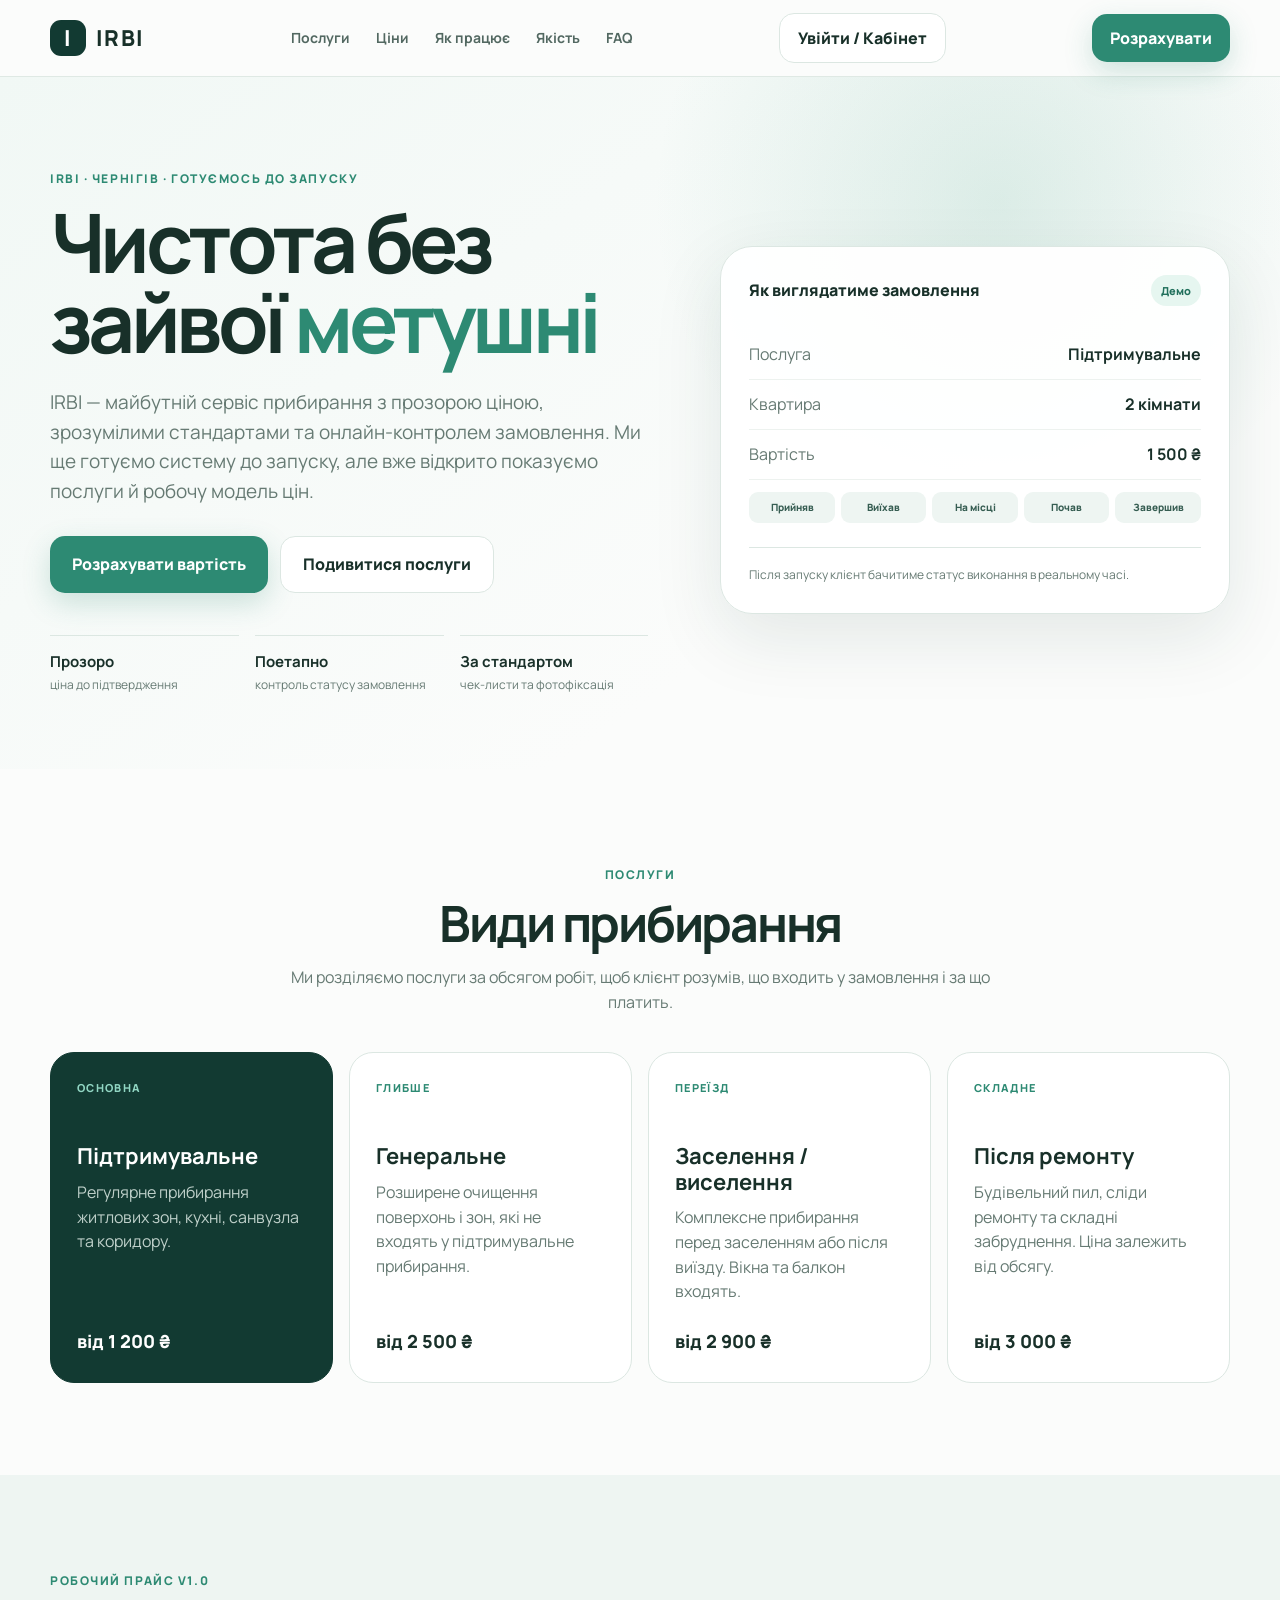
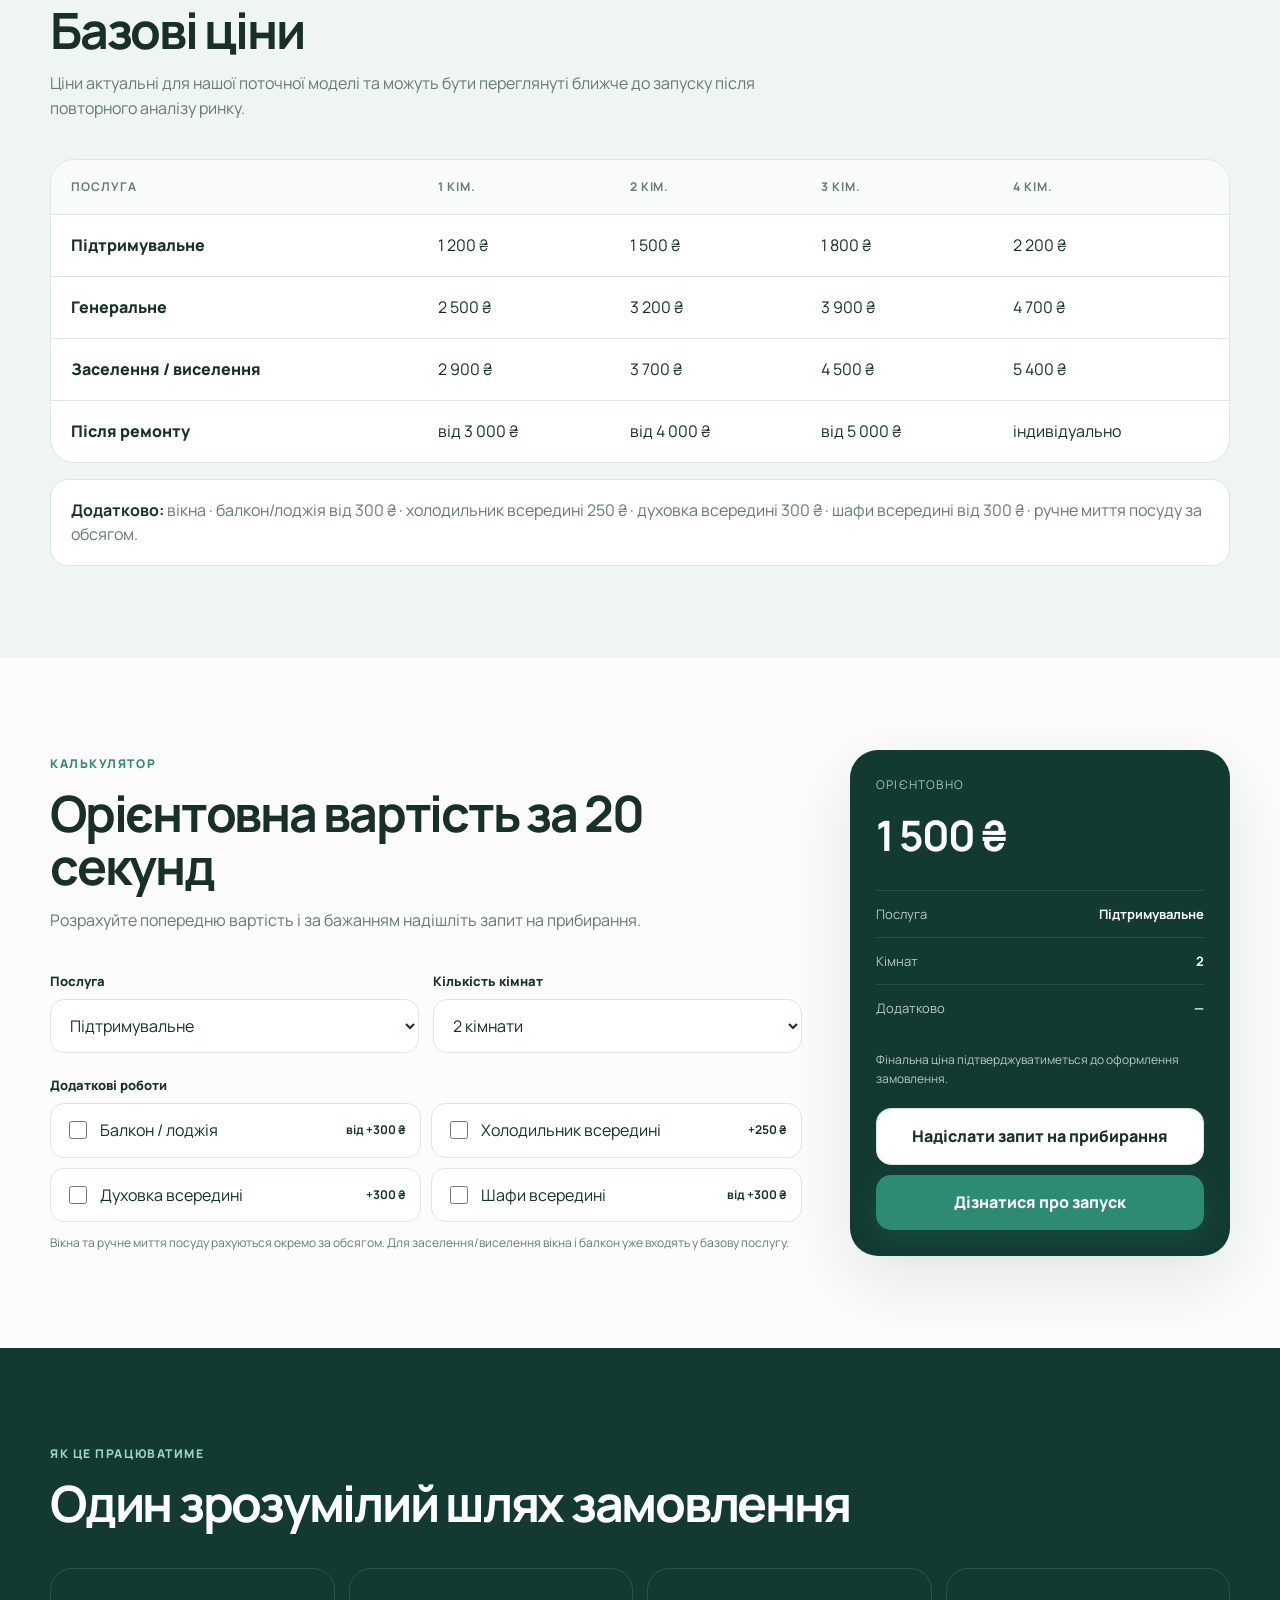
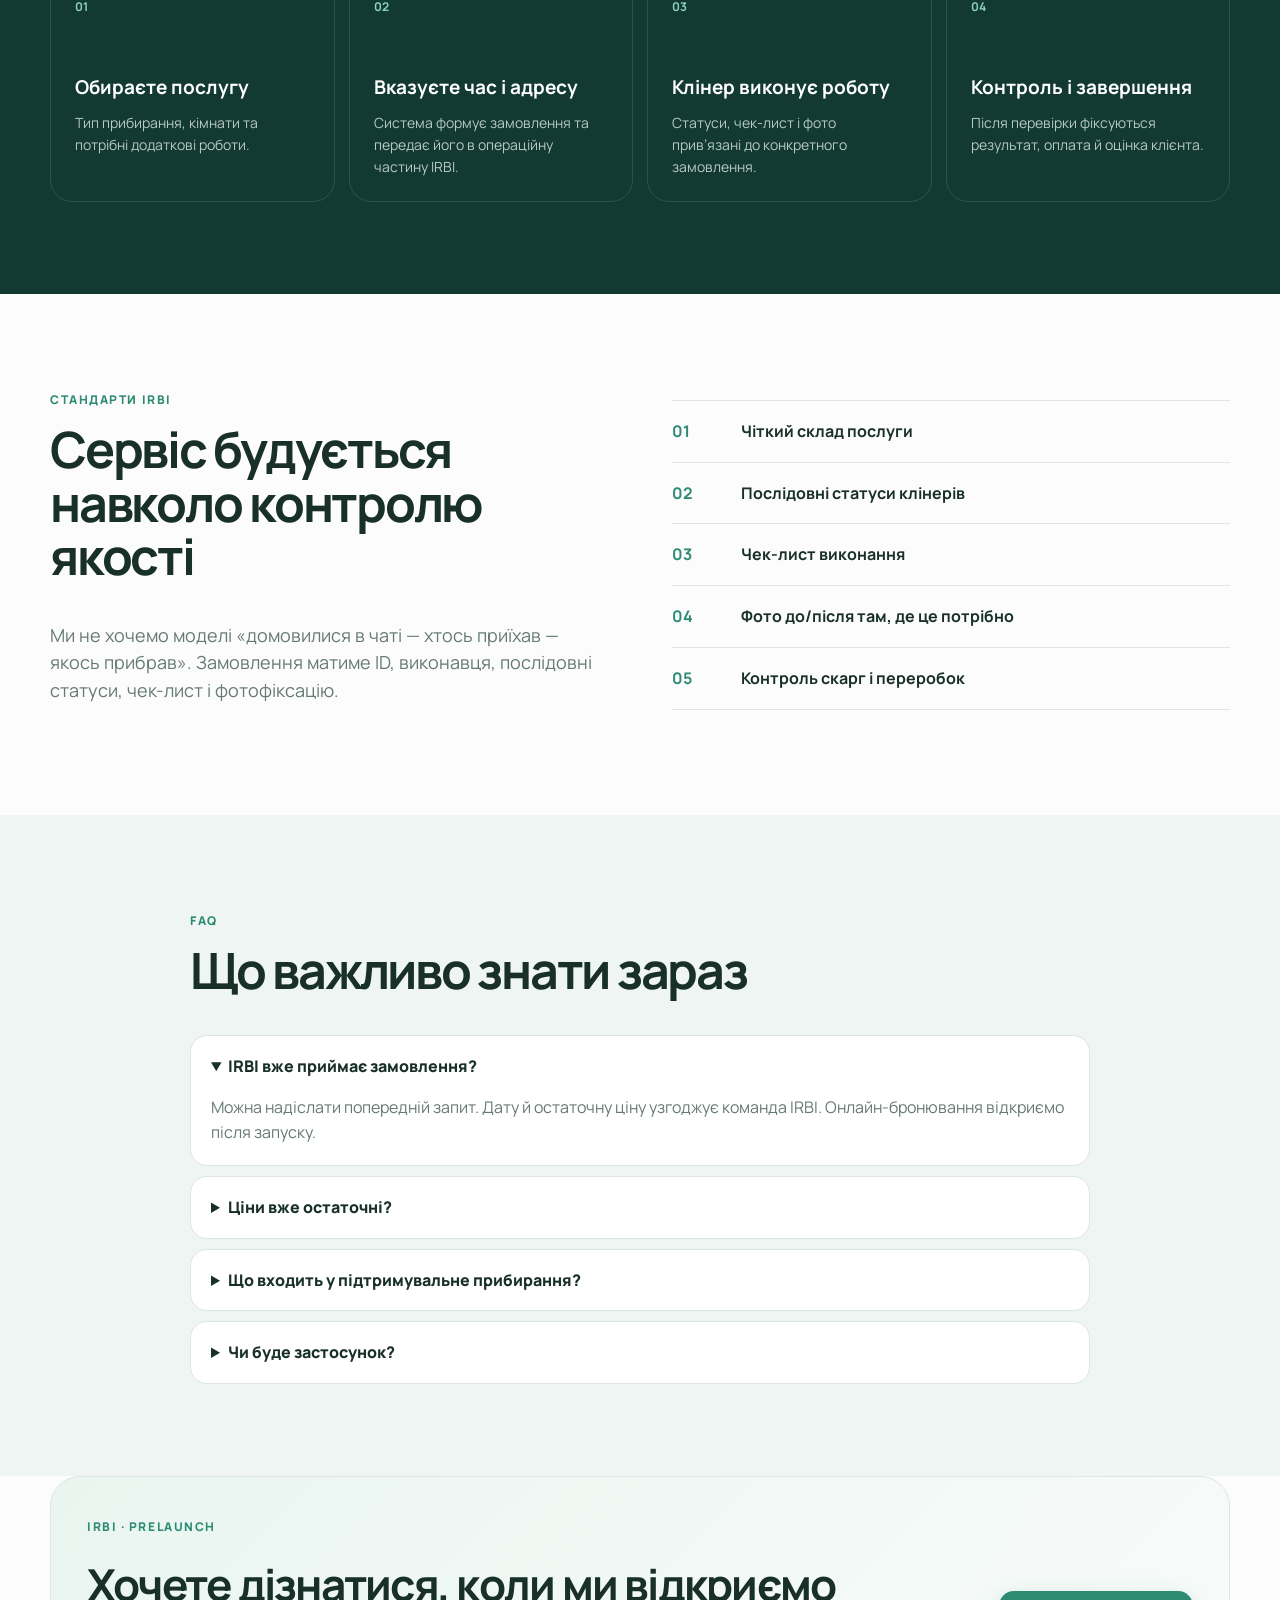
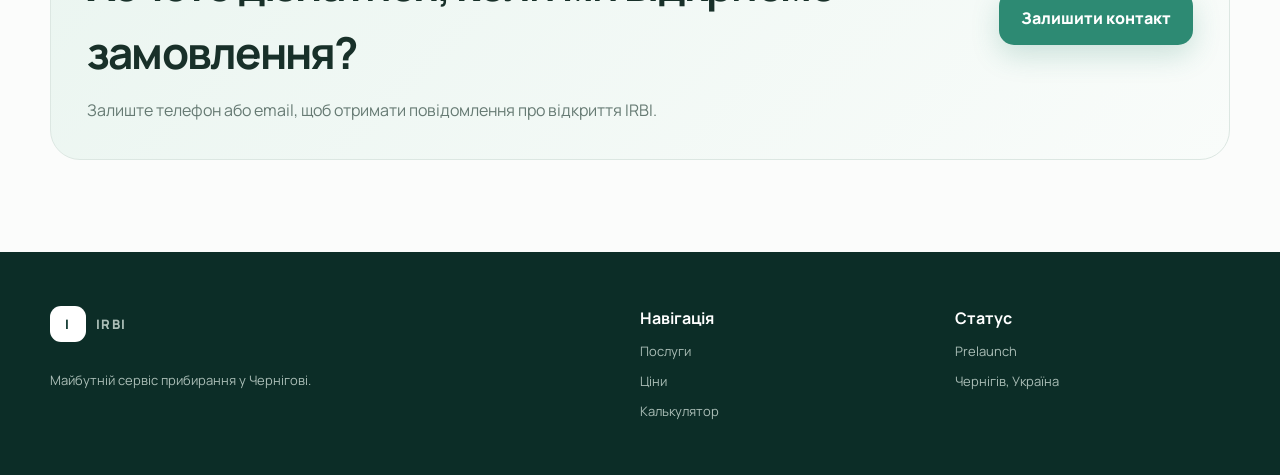
<file: index.html>
<!DOCTYPE html>
<html lang="uk">
<head>
  <meta charset="UTF-8" />
  <meta name="viewport" content="width=device-width, initial-scale=1.0" />
  <meta name="theme-color" content="#123A32" />
  <title>IRBI — клінінг у Чернігові</title>
  <meta name="description" content="IRBI — майбутній сервіс прибирання у Чернігові. Прозорі ціни, контроль замовлення онлайн, стандарти якості та перевірені клінери." />
  <meta property="og:title" content="IRBI — клінінг у Чернігові" />
  <meta property="og:description" content="Чистота за вашим розкладом. Знайомтесь із майбутнім сервісом IRBI та розрахуйте орієнтовну вартість прибирання." />
  <meta property="og:type" content="website" />
  <link rel="preconnect" href="https://fonts.googleapis.com">
  <link rel="preconnect" href="https://fonts.gstatic.com" crossorigin>
  <link href="https://fonts.googleapis.com/css2?family=Manrope:wght@400;500;600;700;800&display=swap" rel="stylesheet">
  <link rel="stylesheet" href="styles.css?v=646b7d2" />
</head>
<body>
  <header class="header">
    <div class="container nav">
      <a href="#top" class="brand" aria-label="IRBI — головна">
        <span class="brand-mark">I</span>
        <span>IRBI</span>
      </a>
      <nav class="desktop-nav" aria-label="Навігація">
        <a href="#services">Послуги</a>
        <a href="#prices">Ціни</a>
        <a href="#how">Як працює</a>
        <a href="#quality">Якість</a>
        <a href="#faq">FAQ</a>
      </nav>
      <a class="btn btn-secondary" href="/portal.html">Увійти / Кабінет</a>
      <a class="btn btn-primary" href="#calculator">Розрахувати</a>
    </div>
  </header>

  <main id="top">
    <section class="hero">
      <div class="container hero-grid">
        <div class="hero-copy">
          <div class="eyebrow">IRBI · Чернігів · готуємось до запуску</div>
          <h1>Чистота без зайвої <span>метушні</span></h1>
          <p class="hero-text">
            IRBI — майбутній сервіс прибирання з прозорою ціною, зрозумілими стандартами та онлайн-контролем замовлення.
            Ми ще готуємо систему до запуску, але вже відкрито показуємо послуги й робочу модель цін.
          </p>
          <div class="hero-actions">
            <a class="btn btn-primary btn-lg" href="#calculator">Розрахувати вартість</a>
            <a class="btn btn-secondary btn-lg" href="#services">Подивитися послуги</a>
          </div>
          <div class="trust-row">
            <div><strong>Прозоро</strong><span>ціна до підтвердження</span></div>
            <div><strong>Поетапно</strong><span>контроль статусу замовлення</span></div>
            <div><strong>За стандартом</strong><span>чек-листи та фотофіксація</span></div>
          </div>
        </div>

        <div class="hero-card">
          <div class="hero-card-top">
            <span>Як виглядатиме замовлення</span>
            <span class="status">Демо</span>
          </div>
          <div class="order-preview">
            <div class="preview-row"><span>Послуга</span><strong>Підтримувальне</strong></div>
            <div class="preview-row"><span>Квартира</span><strong>2 кімнати</strong></div>
            <div class="preview-row"><span>Вартість</span><strong>1 500 ₴</strong></div>
            <div class="preview-divider"></div>
            <div class="status-flow">
              <span>Прийняв</span>
              <span>Виїхав</span>
              <span>На місці</span>
              <span>Почав</span>
              <span>Завершив</span>
            </div>
          </div>
          <div class="hero-note">Після запуску клієнт бачитиме статус виконання в реальному часі.</div>
        </div>
      </div>
    </section>

    <section class="section" id="services">
      <div class="container">
        <div class="section-head">
          <span>Послуги</span>
          <h2>Види прибирання</h2>
          <p>Ми розділяємо послуги за обсягом робіт, щоб клієнт розумів, що входить у замовлення і за що платить.</p>
        </div>
        <div class="services-grid">
          <article class="service-card featured">
            <div class="service-kicker">Основна</div>
            <h3>Підтримувальне</h3>
            <p>Регулярне прибирання житлових зон, кухні, санвузла та коридору.</p>
            <div class="price-tag">від 1 200 ₴</div>
          </article>
          <article class="service-card">
            <div class="service-kicker">Глибше</div>
            <h3>Генеральне</h3>
            <p>Розширене очищення поверхонь і зон, які не входять у підтримувальне прибирання.</p>
            <div class="price-tag">від 2 500 ₴</div>
          </article>
          <article class="service-card">
            <div class="service-kicker">Переїзд</div>
            <h3>Заселення / виселення</h3>
            <p>Комплексне прибирання перед заселенням або після виїзду. Вікна та балкон входять.</p>
            <div class="price-tag">від 2 900 ₴</div>
          </article>
          <article class="service-card">
            <div class="service-kicker">Складне</div>
            <h3>Після ремонту</h3>
            <p>Будівельний пил, сліди ремонту та складні забруднення. Ціна залежить від обсягу.</p>
            <div class="price-tag">від 3 000 ₴</div>
          </article>
        </div>
      </div>
    </section>

    <section class="section soft" id="prices">
      <div class="container">
        <div class="section-head left">
          <span>Робочий прайс v1.0</span>
          <h2>Базові ціни</h2>
          <p>Ціни актуальні для нашої поточної моделі та можуть бути переглянуті ближче до запуску після повторного аналізу ринку.</p>
        </div>
        <div class="price-table-wrap">
          <table class="price-table">
            <thead>
              <tr><th>Послуга</th><th>1 кім.</th><th>2 кім.</th><th>3 кім.</th><th>4 кім.</th></tr>
            </thead>
            <tbody>
              <tr><td>Підтримувальне</td><td>1 200 ₴</td><td>1 500 ₴</td><td>1 800 ₴</td><td>2 200 ₴</td></tr>
              <tr><td>Генеральне</td><td>2 500 ₴</td><td>3 200 ₴</td><td>3 900 ₴</td><td>4 700 ₴</td></tr>
              <tr><td>Заселення / виселення</td><td>2 900 ₴</td><td>3 700 ₴</td><td>4 500 ₴</td><td>5 400 ₴</td></tr>
              <tr><td>Після ремонту</td><td>від 3 000 ₴</td><td>від 4 000 ₴</td><td>від 5 000 ₴</td><td>індивідуально</td></tr>
            </tbody>
          </table>
        </div>
        <div class="addons-note">
          <strong>Додатково:</strong>
          вікна · балкон/лоджія від 300 ₴ · холодильник всередині 250 ₴ · духовка всередині 300 ₴ · шафи всередині від 300 ₴ · ручне миття посуду за обсягом.
        </div>
      </div>
    </section>

    <section class="section" id="calculator">
      <div class="container calculator-layout">
        <div>
          <div class="section-head left">
            <span>Калькулятор</span>
            <h2>Орієнтовна вартість за 20 секунд</h2>
            <p>Розрахуйте попередню вартість і за бажанням надішліть запит на прибирання.</p>
          </div>
          <form id="calculatorForm" class="calculator-form">
            <div class="form-grid">
              <label class="field">
                <span>Послуга</span>
                <select id="serviceType">
                  <option value="regular">Підтримувальне</option>
                  <option value="general">Генеральне</option>
                  <option value="move">Заселення / виселення</option>
                  <option value="repair">Після ремонту</option>
                </select>
              </label>
              <label class="field">
                <span>Кількість кімнат</span>
                <select id="rooms">
                  <option value="1">1 кімната</option>
                  <option value="2" selected>2 кімнати</option>
                  <option value="3">3 кімнати</option>
                  <option value="4">4 кімнати</option>
                </select>
              </label>
            </div>

            <div class="field">
              <span>Додаткові роботи</span>
              <div class="addons">
                <label class="check"><input type="checkbox" data-addon="balcony" data-price="300"><span>Балкон / лоджія</span><b>від +300 ₴</b></label>
                <label class="check"><input type="checkbox" data-addon="fridge" data-price="250"><span>Холодильник всередині</span><b>+250 ₴</b></label>
                <label class="check"><input type="checkbox" data-addon="oven" data-price="300"><span>Духовка всередині</span><b>+300 ₴</b></label>
                <label class="check"><input type="checkbox" data-addon="cabinets" data-price="300"><span>Шафи всередині</span><b>від +300 ₴</b></label>
              </div>
              <p class="field-help">Вікна та ручне миття посуду рахуються окремо за обсягом. Для заселення/виселення вікна і балкон уже входять у базову послугу.</p>
            </div>
          </form>
        </div>

        <aside class="summary-card">
          <span class="summary-label">Орієнтовно</span>
          <strong class="summary-price" id="totalPrice">1 500 ₴</strong>
          <div class="summary-lines">
            <div><span>Послуга</span><b id="summaryService">Підтримувальне</b></div>
            <div><span>Кімнат</span><b id="summaryRooms">2</b></div>
            <div><span>Додатково</span><b id="summaryAddons">—</b></div>
          </div>
          <div class="summary-warning" id="summaryWarning">Фінальна ціна підтверджуватиметься до оформлення замовлення.</div>
          <a class="btn btn-secondary btn-lg full" style="margin-bottom:10px" href="/booking.html">Надіслати запит на прибирання</a><button class="btn btn-primary btn-lg full" type="button" id="openInterest">Дізнатися про запуск</button>
        </aside>
      </div>
    </section>

    <section class="section dark" id="how">
      <div class="container">
        <div class="section-head left light-head">
          <span>Як це працюватиме</span>
          <h2>Один зрозумілий шлях замовлення</h2>
        </div>
        <div class="steps">
          <article><b>01</b><h3>Обираєте послугу</h3><p>Тип прибирання, кімнати та потрібні додаткові роботи.</p></article>
          <article><b>02</b><h3>Вказуєте час і адресу</h3><p>Система формує замовлення та передає його в операційну частину IRBI.</p></article>
          <article><b>03</b><h3>Клінер виконує роботу</h3><p>Статуси, чек-лист і фото прив’язані до конкретного замовлення.</p></article>
          <article><b>04</b><h3>Контроль і завершення</h3><p>Після перевірки фіксуються результат, оплата й оцінка клієнта.</p></article>
        </div>
      </div>
    </section>

    <section class="section" id="quality">
      <div class="container quality-grid">
        <div>
          <div class="section-head left">
            <span>Стандарти IRBI</span>
            <h2>Сервіс будується навколо контролю якості</h2>
          </div>
          <p class="quality-copy">Ми не хочемо моделі «домовилися в чаті — хтось приїхав — якось прибрав». Замовлення матиме ID, виконавця, послідовні статуси, чек-лист і фотофіксацію.</p>
        </div>
        <div class="quality-list">
          <div><strong>01</strong><span>Чіткий склад послуги</span></div>
          <div><strong>02</strong><span>Послідовні статуси клінерів</span></div>
          <div><strong>03</strong><span>Чек-лист виконання</span></div>
          <div><strong>04</strong><span>Фото до/після там, де це потрібно</span></div>
          <div><strong>05</strong><span>Контроль скарг і переробок</span></div>
        </div>
      </div>
    </section>

    <section class="section soft" id="faq">
      <div class="container faq-wrap">
        <div class="section-head left">
          <span>FAQ</span>
          <h2>Що важливо знати зараз</h2>
        </div>
        <div class="faq">
          <details open>
            <summary>IRBI вже приймає замовлення?</summary>
            <p>Можна надіслати попередній запит. Дату й остаточну ціну узгоджує команда IRBI. Онлайн-бронювання відкриємо після запуску.</p>
          </details>
          <details>
            <summary>Ціни вже остаточні?</summary>
            <p>Це робочий прайс v1.0. Перед запуском ми повторно перевіримо ринок, собівартість і можемо скоригувати ціни.</p>
          </details>
          <details>
            <summary>Що входить у підтримувальне прибирання?</summary>
            <p>Житлові зони, кухня, санвузол і коридор за затвердженим чек-листом. Вікна, внутрішня частина шаф, духовки, холодильника та ручне миття посуду — окремі роботи.</p>
          </details>
          <details>
            <summary>Чи буде застосунок?</summary>
            <p>Так. У нашій моделі клієнт і клінер працюватимуть через цифровий інтерфейс, а замовлення та статуси синхронізуватимуться з CRM та операційною базою.</p>
          </details>
        </div>
      </div>
    </section>

    <section class="cta">
      <div class="container cta-card">
        <div>
          <span class="eyebrow">IRBI · prelaunch</span>
          <h2>Хочете дізнатися, коли ми відкриємо замовлення?</h2>
          <p>Залиште телефон або email, щоб отримати повідомлення про відкриття IRBI.</p>
        </div>
        <button class="btn btn-primary btn-lg" id="openInterestBottom">Залишити контакт</button>
      </div>
    </section>
  </main>

  <footer>
    <div class="container footer">
      <div>
        <div class="brand footer-brand"><span class="brand-mark">I</span><span>IRBI</span></div>
        <p>Майбутній сервіс прибирання у Чернігові.</p>
      </div>
      <div>
        <strong>Навігація</strong>
        <a href="#services">Послуги</a>
        <a href="#prices">Ціни</a>
        <a href="#calculator">Калькулятор</a>
      </div>
      <div>
        <strong>Статус</strong>
        <span>Prelaunch</span>
        <span>Чернігів, Україна</span>
      </div>
    </div>
  </footer>

  <div class="modal" id="interestModal" aria-hidden="true">
    <div class="modal-card" role="dialog" aria-labelledby="interestTitle">
      <button class="modal-close" type="button" data-close aria-label="Закрити">×</button>
      <h3 id="interestTitle">Повідомлення про запуск IRBI</h3>
      <p>Залиште контакт, і ми повідомимо, коли відкриємо онлайн-бронювання.</p>
      <form id="interestForm" class="interest-form">
        <label class="field"><span>Ім’я</span><input id="interestName" type="text" autocomplete="name" required placeholder="Ваше ім’я"></label>
        <label class="field"><span>Телефон або email</span><input id="interestContact" type="text" required placeholder="+380… або email"></label>
        <div style="position:absolute;left:-9999px" aria-hidden="true"><label>Сайт<input id="interestWebsite" type="text" tabindex="-1" autocomplete="off"></label></div>
        <label class="check"><input id="privacyAccepted" type="checkbox" required><span>Погоджуюсь на обробку контактних даних, щоб отримати повідомлення про запуск.</span></label>
        <label class="check"><input id="marketingConsent" type="checkbox"><span>Хочу також отримувати пропозиції IRBI (необов’язково).</span></label>
        <p id="interestStatus" role="status" aria-live="polite"></p>
        <button class="btn btn-primary full" type="submit">Залишити контакт</button>
      </form>
      <div class="success-box" id="interestSuccess" hidden>Дякуємо! Контакт збережено. Повідомимо про запуск IRBI.</div>
    </div>
  </div>

  <script src="app.js"></script>
</body>
</html>
</file>
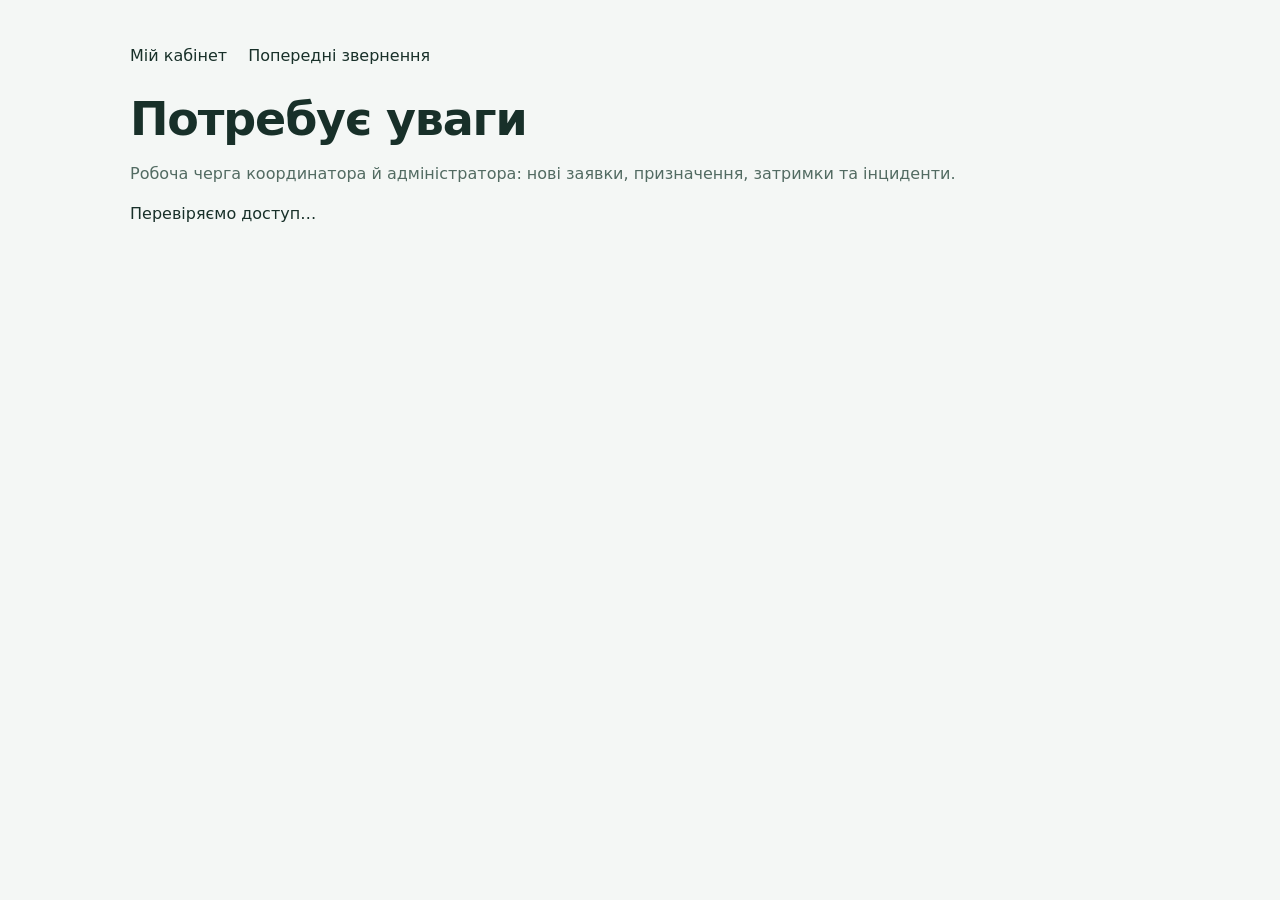
<file: attention.html>
<!doctype html>
<html lang="uk"><head><meta charset="utf-8"><meta name="viewport" content="width=device-width,initial-scale=1"><meta name="robots" content="noindex,nofollow"><title>IRBI — Потребує уваги</title><link rel="stylesheet" href="/styles.css"><style>
body{background:#f4f7f5;font-size:16px}.work-wrap{max-width:1060px;margin:24px auto;padding:20px}h1{font-size:clamp(30px,6vw,46px);line-height:1.15;letter-spacing:-.025em;margin:24px 0 14px}.muted{color:#526b62}.hidden{display:none!important}.toolbar{display:flex;gap:12px;align-items:center;flex-wrap:wrap;margin:18px 0}.toolbar label{flex:1;min-width:210px}.metrics{display:grid;grid-template-columns:repeat(auto-fit,minmax(180px,1fr));gap:12px}.metric,.task,.empty{background:#fff;border:1px solid #dce7e2;border-radius:16px;padding:20px}.metric strong{display:block;font-size:32px}.metric span{font-size:16px}.task{margin:14px 0;overflow-wrap:anywhere}.task h2{font-size:21px;margin:0 0 8px}.task p{margin:8px 0}.urgent{border-left:5px solid #ac392c}.attention{border-left:5px solid #b07816}#status{min-height:28px}button:disabled{opacity:.6;cursor:wait}select{font-size:16px}a:focus-visible,button:focus-visible,select:focus-visible{outline:3px solid #29775f;outline-offset:3px}@media(max-width:600px){.work-wrap{padding:14px}.metrics{grid-template-columns:1fr 1fr}.metric{padding:14px}.task .btn{width:100%}}
</style></head><body><main class="work-wrap"><a href="/portal.html">Мій кабінет</a> <a href="/leads.html" style="margin-left:16px">Попередні звернення</a><h1>Потребує уваги</h1><p class="muted">Робоча черга координатора й адміністратора: нові заявки, призначення, затримки та інциденти.</p><p id="status" role="status" aria-live="polite">Перевіряємо доступ…</p><section id="content" class="hidden"><div class="metrics" aria-label="Завдання за категоріями"><div class="metric"><strong id="pendingCount">—</strong><span>Нові заявки</span></div><div class="metric"><strong id="unassignedCount">—</strong><span>Без клінера</span></div><div class="metric"><strong id="overdueCount">—</strong><span>Потрібно уточнити час</span></div><div class="metric"><strong id="issuesCount">—</strong><span>Незакриті інциденти</span></div></div><div class="toolbar"><label>Показати<select id="filter"><option value="all">Усе</option><option value="pending">Нові заявки</option><option value="unassigned">Без клінера</option><option value="overdue">Потрібно уточнити час</option><option value="issues">Інциденти</option></select></label><button id="refresh" type="button" class="btn btn-secondary">Оновити чергу</button></div><p class="muted" id="updated"></p><div id="tasks"></div><p class="muted">Черга оновлюється щохвилини, поки сторінка відкрита й видима. Перевіряйте актуальний стан перед дією. Сповіщення на телефон або email тут не надсилаються.</p></section><div id="recovery" class="hidden"><button id="retry" class="btn btn-secondary" type="button">Спробувати ще раз</button></div></main><script type="module" src="/attention.js?v=20261125-1"></script></body></html>
</file>
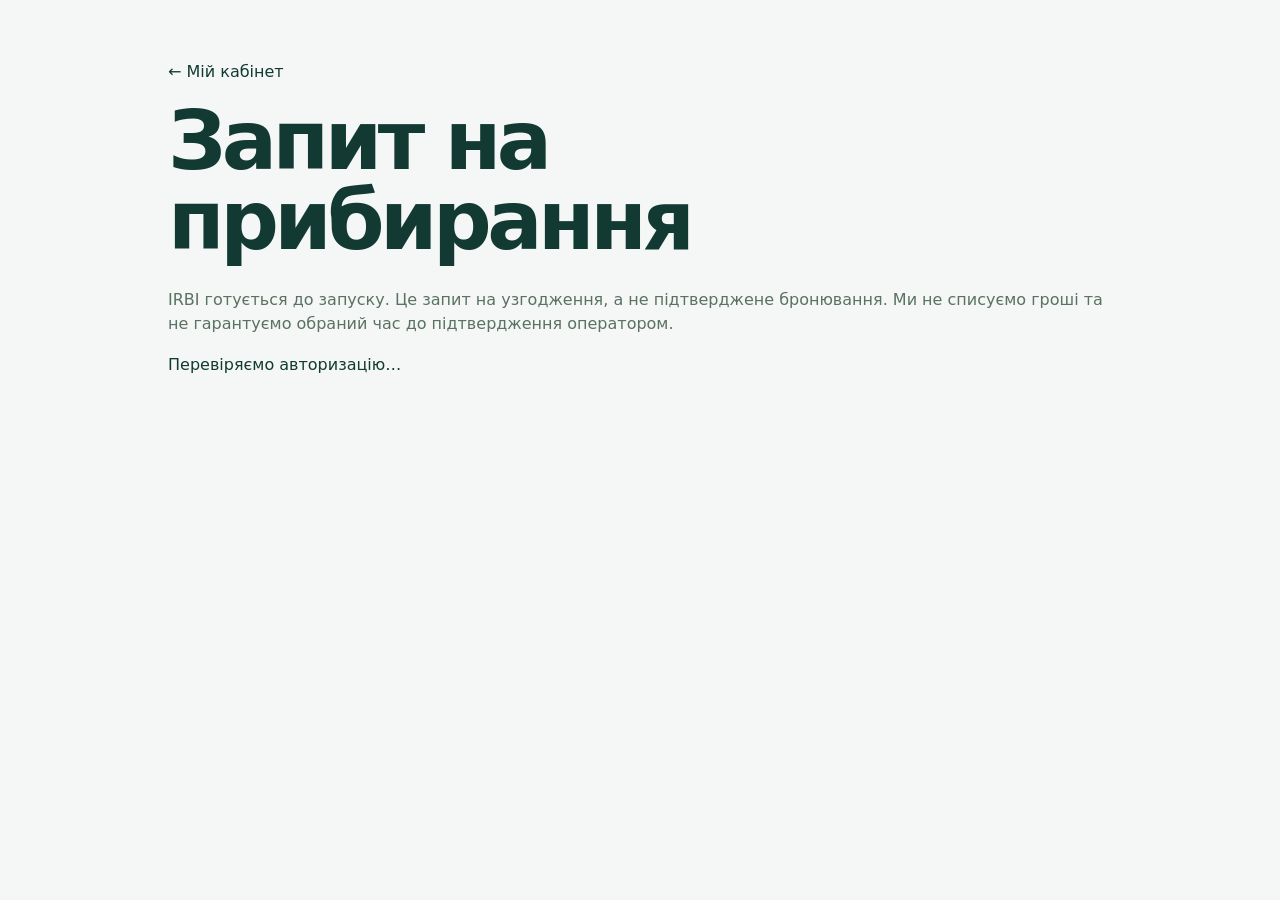
<file: booking.html>
<!doctype html><html lang="uk"><head><meta charset="utf-8"><meta name="viewport" content="width=device-width,initial-scale=1"><title>IRBI — Заявка на прибирання</title><link rel="stylesheet" href="/styles.css"><style>
body{background:#f4f7f5;color:#123a32}.wrap{max-width:980px;margin:26px auto;padding:18px}.card{background:white;border-radius:18px;padding:25px;margin:16px 0;box-shadow:0 4px 18px #15392a12}.grid{display:grid;grid-template-columns:repeat(auto-fit,minmax(210px,1fr));gap:15px}label{display:block;font-weight:600;margin:8px 0}input,select,textarea{display:block;width:100%;padding:11px;border:1px solid #c1cfc8;border-radius:9px;margin-top:7px}input[type="checkbox"]{display:inline;width:auto;margin:0 9px 0 0}fieldset{border:1px solid #d5e1da;border-radius:10px;margin:15px 0;padding:15px}fieldset label{font-weight:400;display:inline-block;margin:10px 16px 8px 0}.hide{display:none!important}.muted{color:#5a7163}.quote{font-size:26px;font-weight:800;color:#17644b}.notice{padding:13px;background:#ecf6ee;border-radius:10px}</style></head>
<body><main class="wrap"><p><a href="/portal.html">← Мій кабінет</a></p><h1>Запит на прибирання</h1><p class="muted">IRBI готується до запуску. Це запит на узгодження, а не підтверджене бронювання. Ми не списуємо гроші та не гарантуємо обраний час до підтвердження оператором.</p><p id="message" role="status" aria-live="polite">Перевіряємо авторизацію…</p>
<section class="card hide" id="content"><form id="requestForm"><h2>1. Прибирання</h2><div class="grid">
<label>Послуга<select id="service" required><option value="regular">Підтримувальне</option><option value="general">Генеральне</option><option value="move">Заселення / виселення</option><option value="repair">Після ремонту</option></select></label>
<label>Кімнати<select id="rooms" required><option value="1">1 кімната</option><option value="2" selected>2 кімнати</option><option value="3">3 кімнати</option><option value="4">4 кімнати</option></select></label>
<label>Тип приміщення<select id="propertyType" required><option value="apartment">Квартира</option><option value="house">Будинок</option><option value="office">Офіс</option><option value="other">Інше</option></select></label>
<label>Санвузли<input id="bathrooms" type="number" min="1" max="8" value="1" required></label>
<label>Площа, м²<input id="area" type="number" min="10" max="1500" step="0.1" required></label>
<label>Повторюваність<select id="frequency"><option value="once">Один раз</option><option value="weekly">Щотижня (побажання)</option><option value="biweekly">Раз на 2 тижні (побажання)</option><option value="monthly">Щомісяця (побажання)</option></select></label></div>
<fieldset><legend>Додаткові роботи</legend><label><input type="checkbox" id="balcony">Балкон (+300 ₴, при переїзді включено)</label><label><input type="checkbox" id="fridge">Холодильник усередині (+250 ₴)</label><label><input type="checkbox" id="oven">Духовка усередині (+300 ₴)</label><label><input type="checkbox" id="cabinets">Шафи усередині (+300 ₴)</label></fieldset>
<h2>2. Бажаний час і місце</h2><div class="grid"><label>Дата та час<input type="datetime-local" id="scheduled" required></label><label>Телефон для зв’язку<input type="tel" id="phone" minlength="9" maxlength="24" required placeholder="+380..."></label><label>Адреса у Чернігові<input id="address" minlength="8" maxlength="250" required placeholder="Вулиця та номер будинку"></label><label>Квартира / офіс<input id="apartment" maxlength="30"></label><label>Під’їзд<input id="entrance" maxlength="30"></label><label>Поверх<input id="floor" maxlength="20"></label></div>
<label>Коментар до доступу<textarea id="notes" maxlength="500" rows="3" placeholder="Орієнтири, умови доступу, особливості прибирання"></textarea></label>
<div class="notice"><div>Попередній розрахунок</div><div id="quote" class="quote"></div><p class="muted" id="quoteNote">Остаточну вартість погодимо перед підтвердженням.</p></div>
<label><input type="checkbox" id="agreement" required>Розумію, що це лише запит на узгодження; час та ціна потребують підтвердження IRBI.</label>
<button id="send" type="submit" class="btn btn-primary">Надіслати запит</button></form></section>
<section id="success" class="card hide"><h2>Запит отримано</h2><p id="receipt"></p><p>Поки що статус — «Очікує підтвердження». Дату й остаточну вартість уточнить команда IRBI після запуску.</p><a class="btn btn-primary" href="/portal.html">Переглянути в кабінеті</a></section>
<script type="module" src="/booking.js?v=20261125-1"></script></main></body></html>
</file>
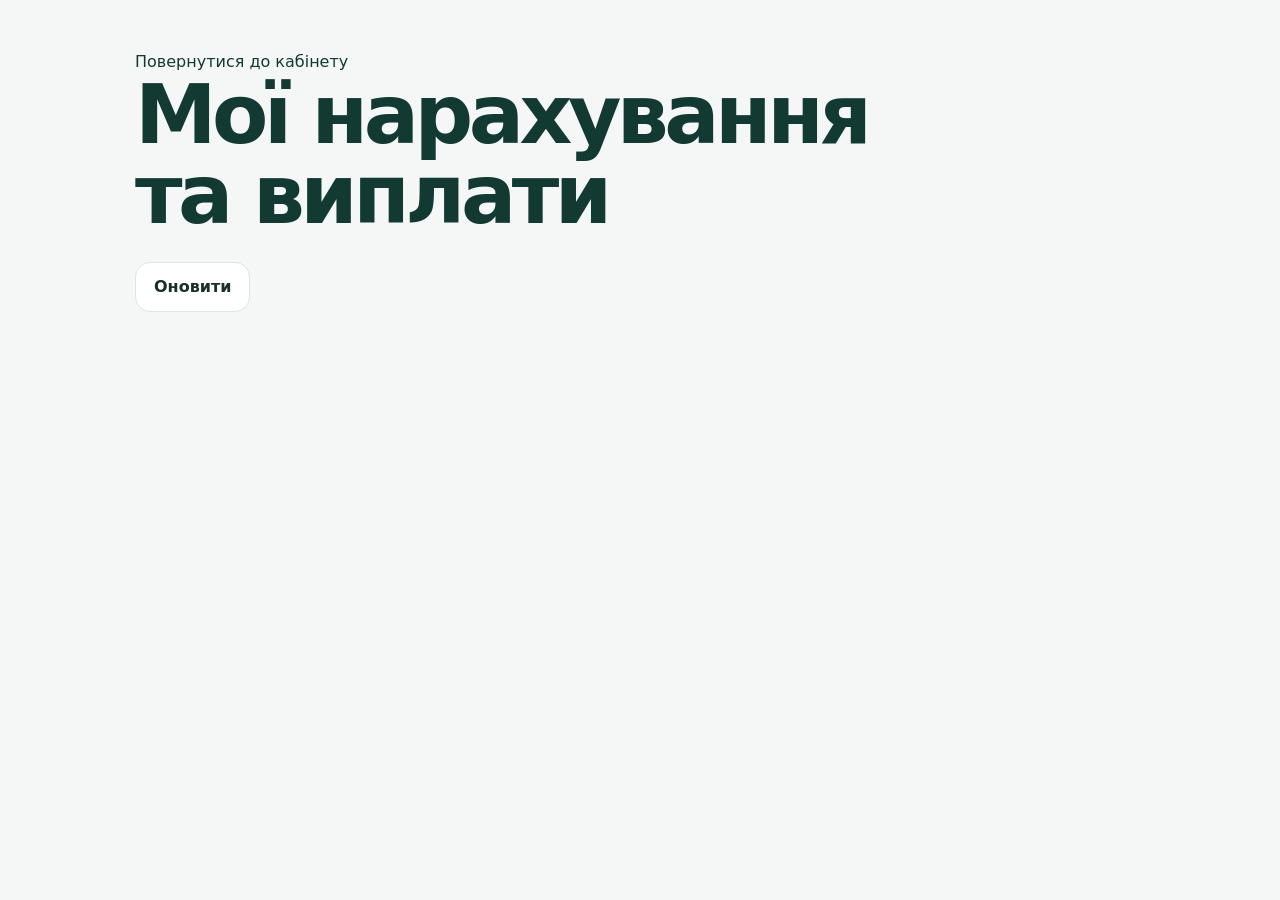
<file: earnings.html>
<!doctype html><html lang="uk"><head><meta charset="utf-8"><meta name="viewport" content="width=device-width,initial-scale=1"><title>IRBI — Мої нарахування</title><link rel="stylesheet" href="/styles.css"><style>body{background:#f4f7f5;color:#123a32}main{max-width:1050px;margin:30px auto;padding:20px}.card{background:#fff;padding:22px;border-radius:16px;margin:16px 0}.metrics{display:flex;flex-wrap:wrap;gap:24px}.metrics strong{display:block;font-size:24px}table{width:100%;border-collapse:collapse;min-width:750px}th,td{text-align:left;padding:12px;border-bottom:1px solid #dce7e1}td{overflow-wrap:anywhere}</style></head><body><main><a href="/portal.html">Повернутися до кабінету</a><h1>Мої нарахування та виплати</h1><p id="status" role="status"></p><button id="refresh" type="button" class="btn btn-secondary">Оновити</button><div id="content" hidden><section class="card metrics"><div>Погоджено, до виплати<strong id="approved"></strong></div><div>Виплачено за весь час<strong id="paid"></strong></div><div>Записів очікують погодження<strong id="pending"></strong></div></section><section class="card"><h2>Історія нарахувань</h2><div style="overflow:auto"><table><thead><tr><th>Замовлення</th><th>Тип</th><th>Сума</th><th>Статус</th><th>Дата виплати</th><th>Пояснення</th></tr></thead><tbody id="rows"></tbody></table></div></section></div></main><script type="module" src="/earnings.js?v=20261119-1"></script></body></html>
</file>
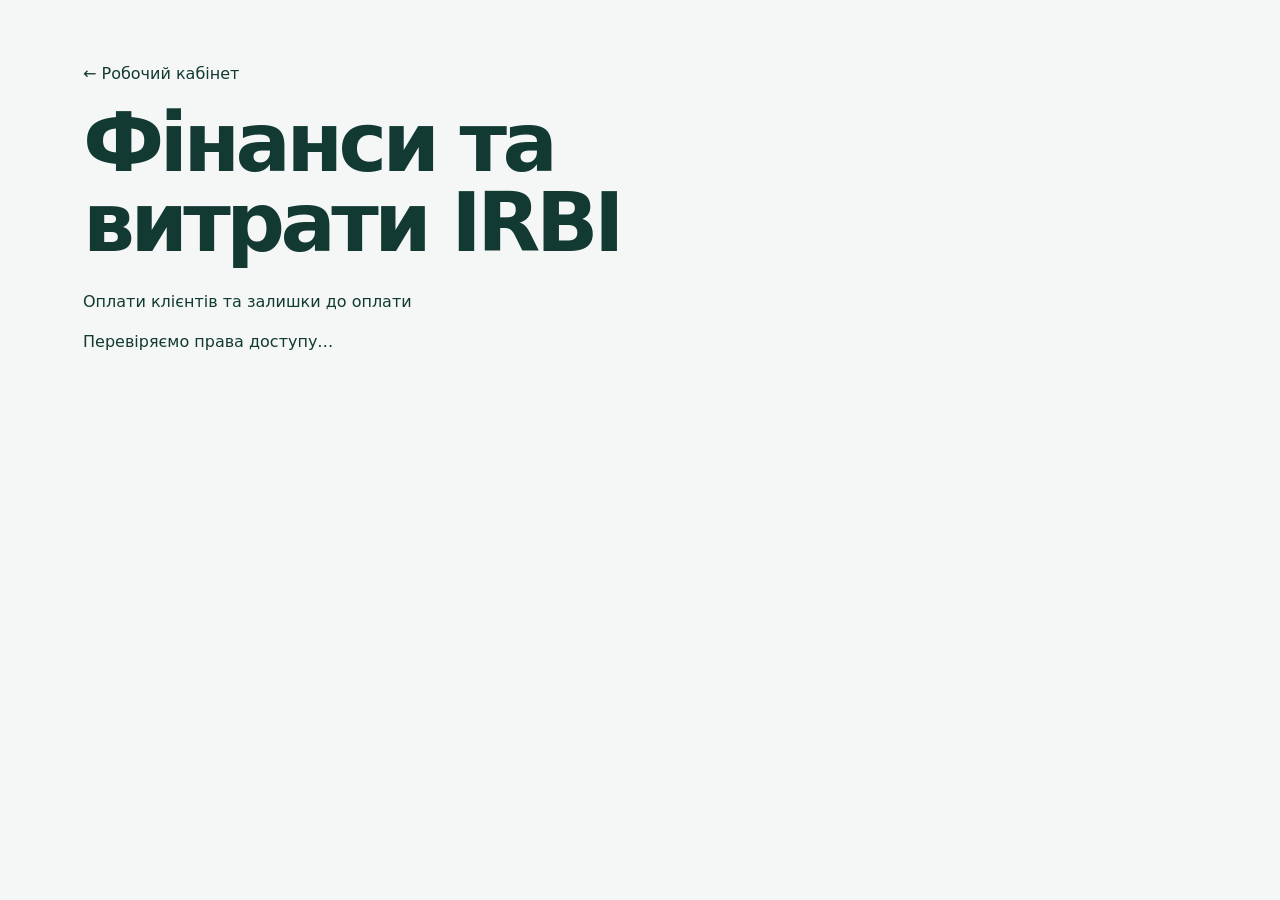
<file: finance.html>
<!doctype html>
<html lang="uk"><head><meta charset="utf-8"><meta name="viewport" content="width=device-width,initial-scale=1"><title>IRBI — Економіка замовлень</title><link rel="stylesheet" href="/styles.css"><style>
body{background:#f4f7f5;color:#123a32}.wrap{max-width:1150px;margin:28px auto;padding:18px}.card{background:#fff;border-radius:16px;padding:22px;margin:16px 0;box-shadow:0 4px 18px #143e2e10}.grid{display:grid;grid-template-columns:repeat(auto-fit,minmax(185px,1fr));gap:14px}.metric{background:#eef6f0;border-radius:12px;padding:16px}.metric strong{font-size:24px;display:block}.metric span{font-size:13px;color:#53685e}label{display:block;font-weight:600;margin:10px 0}input,select{display:block;width:100%;padding:11px;border-radius:9px;border:1px solid #afc5b7;margin-top:5px}.hide{display:none!important}table{border-collapse:collapse;width:100%;min-width:850px}th,td{padding:11px;border-bottom:1px solid #dfe8e1;text-align:left;font-size:14px}.muted{color:#66786d}.warn{background:#fff4dc}.danger{color:#a32a20}button{cursor:pointer;margin-top:8px}</style></head>
<body><main class="wrap"><p><a href="/portal.html">← Робочий кабінет</a></p><h1>Фінанси та витрати IRBI</h1><p><a href="/payments.html">Оплати клієнтів та залишки до оплати</a></p><p id="message" role="status" aria-live="polite">Перевіряємо права доступу…</p>
<div id="content" class="hide"><button id="refreshFinance" type="button" class="btn btn-secondary">Оновити фінанси та журнал</button>
<section class="grid" aria-label="Підсумки">
<div class="metric"><strong id="revenue">—</strong><span>Сума замовлень, ₴</span></div><div class="metric"><strong id="paid">—</strong><span>Отримані оплати, ₴</span></div><div class="metric"><strong id="costs">—</strong><span>Враховані прямі витрати, ₴</span></div><div class="metric"><strong id="contribution">—</strong><span>Плановий маржинальний результат, ₴</span></div>
</section>
<section class="card"><h2>Звіт за місяць</h2>
<label>Місяць <input id="month" type="month"></label>
<div class="grid" aria-label="Місячні підсумки">
<div class="metric"><strong id="monthJobs">—</strong><span>Виконано прибирань</span></div>
<div class="metric"><strong id="monthSales">—</strong><span>Вартість завершених робіт, ₴</span></div>
<div class="metric"><strong id="monthCash">—</strong><span>Отримано оплат у місяці, ₴</span></div>
<div class="metric"><strong id="monthDirect">—</strong><span>Прямі витрати, ₴</span></div>
<div class="metric"><strong id="monthFixed">—</strong><span>Постійні витрати, ₴</span></div>
<div class="metric"><strong id="monthResult">—</strong><span>Розрахунковий операційний результат, ₴</span></div></div>
<p id="monthWarning" class="muted"></p>
<p class="muted">Вартість робіт віднесена до місяця завершення; фактичні надходження — до місяця оплати. Операційний результат не є залишком грошей на рахунку. Податки відображаються лише після внесення витрат.</p></section>
<section class="card"><h2>Економіка однієї уборки за обраний місяць</h2><div class="grid">
<div class="metric"><strong id="unitRevenue">—</strong><span>Середній чек завершеної уборки</span></div>
<div class="metric"><strong id="unitDirect">—</strong><span>Враховані прямі витрати на уборку</span></div>
<div class="metric"><strong id="unitContribution">—</strong><span>Залишається з уборки до загальних витрат</span></div>
<div class="metric"><strong id="unitMargin">—</strong><span>Маржинальність завершених робіт</span></div>
<div class="metric"><strong id="unitOverhead">—</strong><span>Загальні витрати місяця / кількість уборок</span></div>
<div class="metric"><strong id="unitResult">—</strong><span>Результат на уборку після загальних витрат</span></div></div>
<p class="muted">Розрахунок за внесеними даними: середній чек мінус матеріали, погоджені виплати й інші прямі витрати. Загальні витрати діляться порівну між завершеними уборками місяця — це середній показник, а не собівартість конкретного типу послуги. Невнесені витрати не враховані; відсутність запису не означає, що витрат не було. Це не чистий прибуток.</p></section>
<section class="card"><h2>Загальні витрати бізнесу</h2><form id="operatingForm"><div class="grid">
<label>Дата витрати<input id="operatingDate" type="date" required></label>
<label>Категорія<select id="operatingCategory"><option value="rent">Оренда</option><option value="marketing">Реклама</option><option value="software">Програмні сервіси</option><option value="communications">Зв'язок</option><option value="administration">Адміністративні</option><option value="tax">Податки</option><option value="other">Інше</option></select></label>
<label>Сума, ₴<input id="operatingAmount" type="number" min="0.01" step="0.01" required></label>
<label>Призначення<input id="operatingDescription" minlength="3" maxlength="300" required></label></div>
<button class="btn btn-primary" type="submit">Записати витрату</button></form></section>
<section class="card"><h2>Додати прямі витрати</h2><p class="muted">Виплати клінеру та компенсація дороги не вносяться повторно, якщо вони вже є в нарахуваннях. Купівля обладнання не дорівнює витраті на одну уборку: не записуйте одночасно повну покупку та її використання. Зарплата клінера береться з погоджених нарахувань. Хімія — з журналу матеріалів. Тут вносяться транспорт, обладнання та інші прямі витрати.</p>
<form id="expenseForm"><div class="grid"><label>Замовлення<select id="booking" required></select></label><label>Категорія<select id="category"><option value="transport">Транспорт</option><option value="equipment">Використання обладнання</option><option value="other">Інші прямі витрати</option></select></label><label>Сума, ₴<input id="amount" type="number" min="0.01" step="0.01" required></label><label>Пояснення<input id="description" minlength="3" maxlength="300" required></label></div><button class="btn btn-primary" type="submit">Додати витрату</button></form></section>
<section class="card"><h2>Замовлення та маржинальність</h2><p class="muted">Показано до 200 останніх замовлень за датою. Розрахунок без постійних витрат і податків; незавершені замовлення не є остаточними фінансовими результатами.</p><div style="overflow:auto"><table><thead><tr><th>Замовлення</th><th>Дата</th><th>Стан</th><th>Ціна</th><th>Оплата</th><th>Матеріали</th><th>Зарплата</th><th>Інші</th><th>Результат</th><th>Маржа</th></tr></thead><tbody id="rows"></tbody></table></div></section>
<section class="card"><h2>Журнал внесених витрат</h2><p id="journalStatus" role="status"></p><h3>Загальні витрати бізнесу</h3><div style="overflow:auto"><table><thead><tr><th>Дата</th><th>Категорія</th><th>Сума, ₴</th><th>Призначення</th></tr></thead><tbody id="operatingRows"></tbody></table></div><h3>Прямі витрати замовлень</h3><div style="overflow:auto"><table><thead><tr><th>Внесено</th><th>Замовлення</th><th>Категорія</th><th>Сума, ₴</th><th>Пояснення</th></tr></thead><tbody id="directExpenseRows"></tbody></table></div><p class="muted">Матеріали та виплати клінерам ведуться у відповідних розділах і автоматично входять у фінансові підсумки. Цей журнал показує додані вручну витрати.</p></section>
</div><script type="module" src="/finance.js?v=20261119-2"></script></main></body></html>
</file>
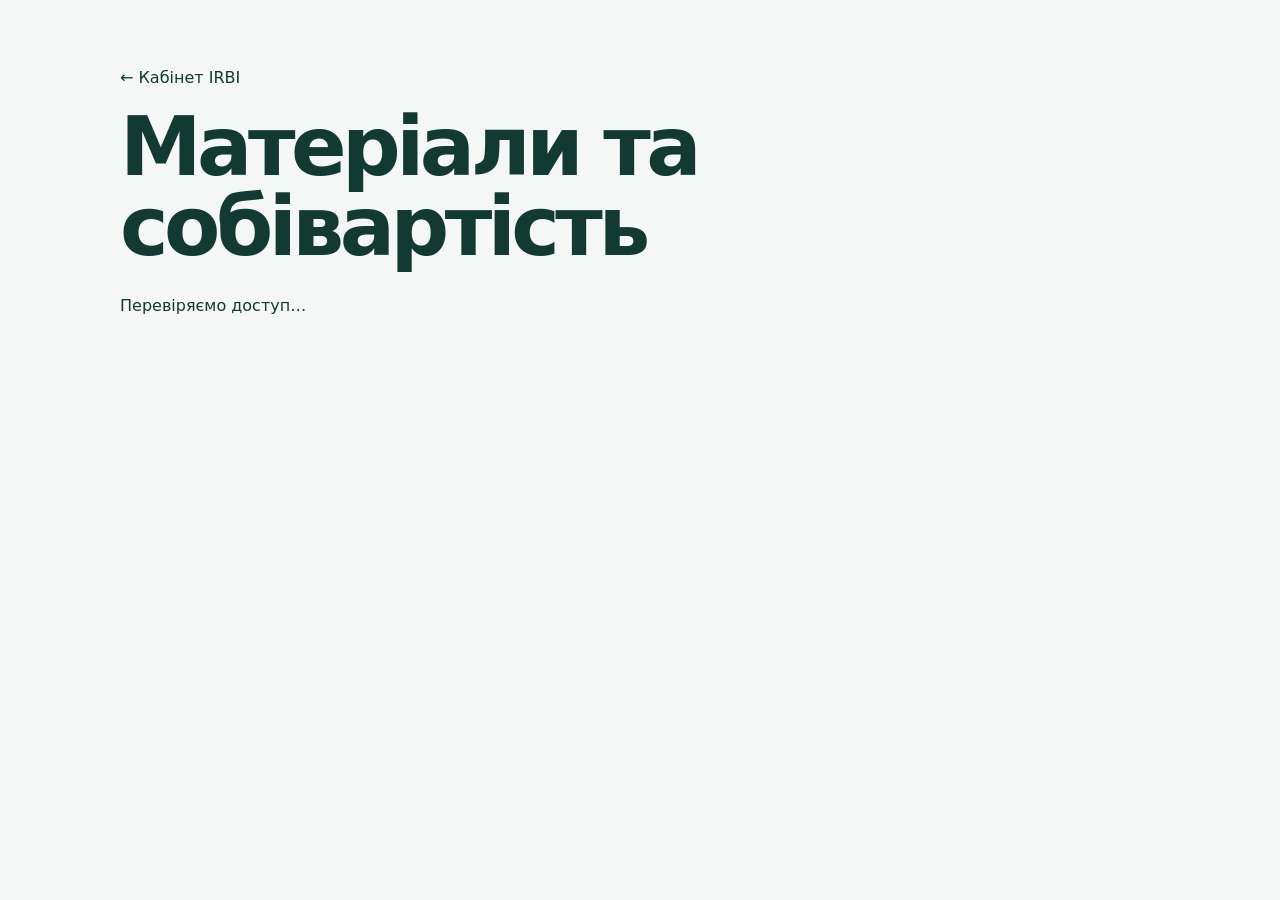
<file: inventory.html>
<!doctype html>
<html lang="uk"><head><meta charset="utf-8"><meta name="viewport" content="width=device-width,initial-scale=1"><title>IRBI — Облік матеріалів</title><link rel="stylesheet" href="/styles.css"><style>
body{background:#f4f7f5;color:#123a32}.wrap{max-width:1080px;margin:30px auto;padding:20px}.card{background:white;border-radius:16px;padding:22px;margin:15px 0;box-shadow:0 4px 22px #123a3210}input,select{padding:10px;border:1px solid #bac9c2;border-radius:8px;max-width:100%;width:100%}label{display:block;font-weight:600;margin:8px 0}.grid{display:grid;grid-template-columns:repeat(auto-fit,minmax(195px,1fr));gap:12px}.hide{display:none!important}table{border-collapse:collapse;width:100%;min-width:590px}th,td{text-align:left;padding:10px;border-bottom:1px solid #e4ece7}button{margin-top:12px}.hint{color:#64766c}#message{min-height:25px}</style></head>
<body><main class="wrap"><p><a href="/portal.html">← Кабінет IRBI</a></p><h1>Матеріали та собівартість</h1><p id="message" role="status" aria-live="polite">Перевіряємо доступ…</p>
<section id="content" class="hide"><div class="card"><h2>Облік витрат</h2><p class="hint">Клінер вносить фактичну кількість після роботи. Координатор бачить списання за замовленнями. Адміністратор також керує закупівлями та довідником.</p>
<form id="movement"><div class="grid"><label>Матеріал<select id="item" required></select></label><label>Операція<select id="type"><option value="use">Використано на замовленні</option><option value="purchase" data-admin>Надходження</option><option value="return" data-admin>Повернення на склад</option><option value="waste" data-admin>Списання втрати</option><option value="adjust_in" data-admin>Коригування +</option><option value="adjust_out" data-admin>Коригування −</option></select></label><label>Замовлення<select id="booking"><option value="">Оберіть замовлення</option></select></label><label>Кількість<input id="qty" type="number" min="0.001" step="0.001" required></label></div><div id="purchaseFields" class="grid hide"><label>Закупівельна ціна за одиницю, ₴<input id="purchasePrice" type="number" min="0" step="0.0001"></label><label>Постачальник<input id="supplier" maxlength="120"></label><label>Накладна / рахунок<input id="invoiceRef" maxlength="120"></label></div><label>Примітка<input id="note" maxlength="300" placeholder="Необов’язково"></label><button class="btn btn-primary" type="submit">Зберегти рух матеріалу</button></form></div>
<section id="adminOnly" class="card hide"><h2>Додати матеріал</h2><form id="newItem"><div class="grid"><label>Назва<input id="name" required minlength="2"></label><label>Категорія<select id="category"><option value="chemical">Хімія</option><option value="consumable">Витратні матеріали</option><option value="equipment">Інвентар</option></select></label><label>Одиниця<select id="unit"><option value="ml">мл</option><option value="g">г</option><option value="pcs">шт.</option></select></label><label>Собівартість за одиницю, ₴<input id="cost" type="number" min="0" step="0.0001" value="0" required></label><label>Мінімальний залишок<input id="minimum" type="number" min="0" step="0.001" value="0" required></label></div><button class="btn btn-secondary" type="submit">Додати в довідник</button></form></section>
<section id="priceEditor" class="card hide"><h2>Оновити закупівельну ціну</h2><p class="hint">Введіть актуальну ціну за одиницю. Історичні списання збережуть попередню собівартість; нові використовуватимуть оновлену.</p><form id="editPrice"><div class="grid"><label>Матеріал<select id="priceItem" required></select></label><label>Ціна за одиницю, ₴<input id="newPrice" type="number" min="0" step="0.0001" required></label><label>Мінімальний залишок<input id="newMinimum" type="number" min="0" step="0.001" required></label></div><button class="btn btn-secondary" type="submit">Оновити параметри</button></form></section><section id="reorder" class="card hide"><h2>Потрібно докупити</h2><p class="hint">Матеріали, залишок яких нижчий за встановлений мінімум.</p><div style="overflow:auto"><table><thead><tr><th>Матеріал</th><th>Залишок</th><th>Рекомендовано докупити до мінімуму</th></tr></thead><tbody id="reorderRows"></tbody></table></div></section><section id="balances" class="card hide"><h2>Залишки складу</h2><div style="overflow:auto"><table><thead><tr><th>Матеріал</th><th>Залишок</th><th>Мінімум</th></tr></thead><tbody id="balanceRows"></tbody></table></div></section>
<section id="history" class="card hide"><h2>Останні операції</h2><div style="overflow:auto"><table><thead><tr><th>Дата</th><th>Матеріал</th><th>Тип</th><th>Кількість</th><th>Вартість, ₴</th><th>Замовлення</th></tr></thead><tbody id="movementRows"></tbody></table></div></section></section>
<script type="module" src="/inventory.js?v=20261119-1"></script></main></body></html>
</file>
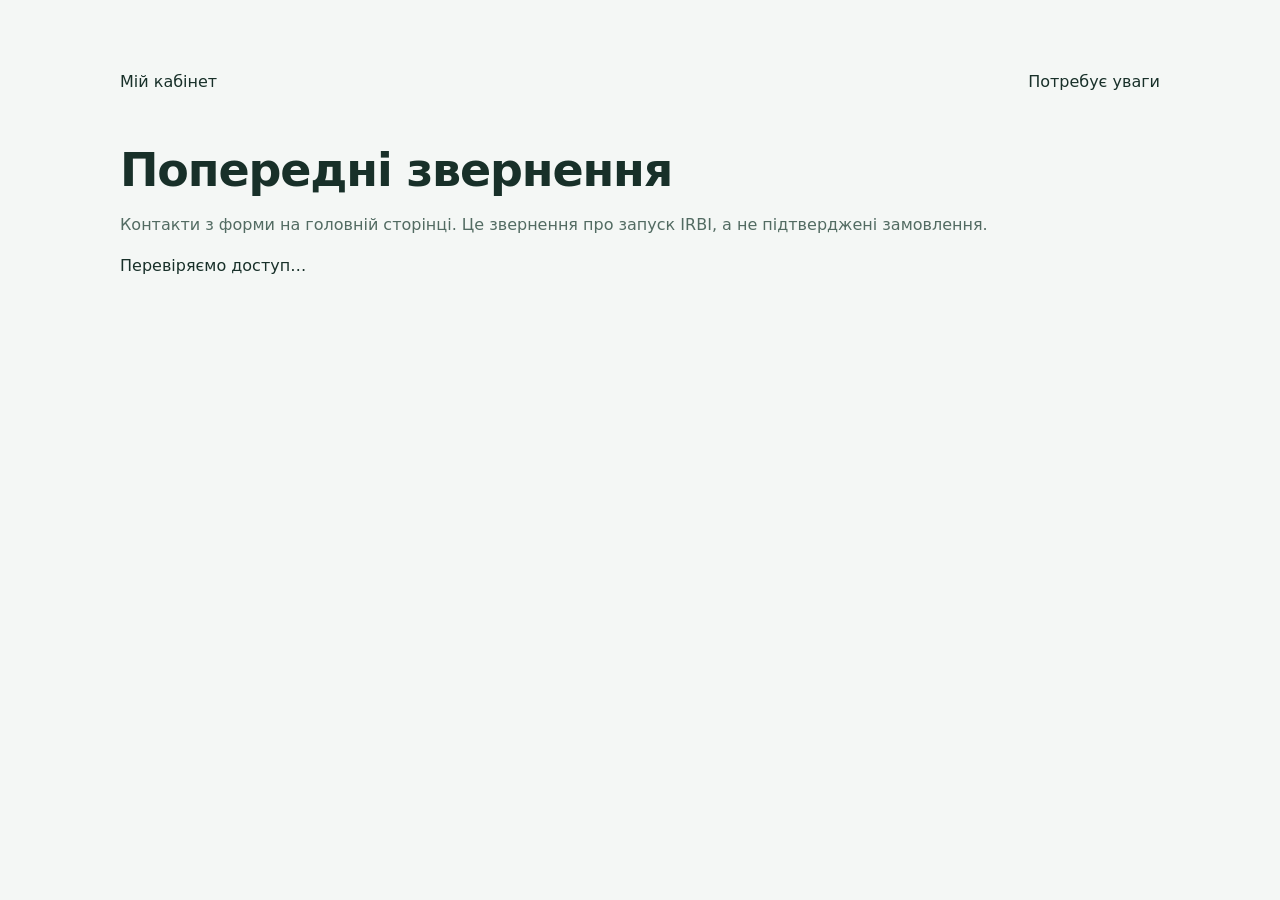
<file: leads.html>
<!doctype html><html lang="uk"><head><meta charset="utf-8"><meta name="viewport" content="width=device-width,initial-scale=1"><meta name="robots" content="noindex,nofollow"><title>IRBI — Попередні звернення</title><link rel="stylesheet" href="/styles.css"><style>
body{background:#f4f7f5;font-size:16px}.wrap{max-width:1080px;margin:24px auto;padding:20px}h1{font-size:clamp(30px,6vw,46px);line-height:1.15;letter-spacing:-.025em;margin:24px 0 14px}.hidden{display:none!important}.muted{color:#526b62}.nav,.toolbar,.actions{display:flex;gap:12px;flex-wrap:wrap;align-items:center}.toolbar{margin:20px 0}.toolbar label{min-width:220px;flex:1}.counts{display:grid;grid-template-columns:repeat(auto-fit,minmax(190px,1fr));gap:12px}.count,.lead{padding:20px;border:1px solid #dce7e2;border-radius:16px;background:#fff}.count strong{display:block;font-size:30px}.lead{margin:16px 0;overflow-wrap:anywhere}.lead h2{font-size:23px;margin:0 0 10px}.lead p{margin:9px 0}.lead label{display:block;margin:12px 0}.lead textarea{display:block;width:100%;font:inherit;padding:12px;border:1px solid #c9d4cf;border-radius:10px}.lead input[type=checkbox]{width:auto}.lead form,.history{background:#edf6f1;border-radius:12px;padding:16px;margin-top:16px}button:disabled{opacity:.6;cursor:wait}select{font-size:16px}#status{min-height:26px}a:focus-visible,button:focus-visible,select:focus-visible,textarea:focus-visible{outline:3px solid #29775f;outline-offset:3px}@media(max-width:600px){.wrap{padding:14px}.actions .btn{width:100%}}
</style></head><body><main class="wrap"><nav class="nav"><a href="/portal.html">Мій кабінет</a><a href="/attention.html">Потребує уваги</a></nav><h1>Попередні звернення</h1><p class="muted">Контакти з форми на головній сторінці. Це звернення про запуск IRBI, а не підтверджені замовлення.</p><p id="status" role="status" aria-live="polite">Перевіряємо доступ…</p><section id="content" class="hidden"><div class="counts"><div class="count"><strong id="newCount">—</strong>Нові</div><div class="count"><strong id="in_progressCount">—</strong>У роботі</div><div class="count"><strong id="notifiedCount">—</strong>Повідомлено про запуск</div><div class="count"><strong id="closedCount">—</strong>Закрито</div></div><div class="toolbar"><label>Статус обробки<select id="filter"><option value="new">Нові</option><option value="in_progress">У роботі</option><option value="notified">Повідомлено про запуск</option><option value="closed">Закрито</option><option value="all">Усі</option></select></label><button id="refresh" type="button" class="btn btn-secondary">Оновити список</button></div><p id="updated" class="muted"></p><p class="muted">Контакт використовуйте відповідно до наданої згоди. Позначка «Повідомлено» лише фіксує вже виконану дію: сайт не надсилає листів або повідомлень автоматично.</p><div id="leads"></div><p id="paging" class="muted"></p><button id="more" type="button" class="btn btn-secondary hidden">Показати ще 50</button></section><button id="retry" type="button" class="btn btn-secondary hidden">Спробувати ще раз</button></main><script type="module" src="/leads.js?v=20261125-1"></script></body></html>
</file>
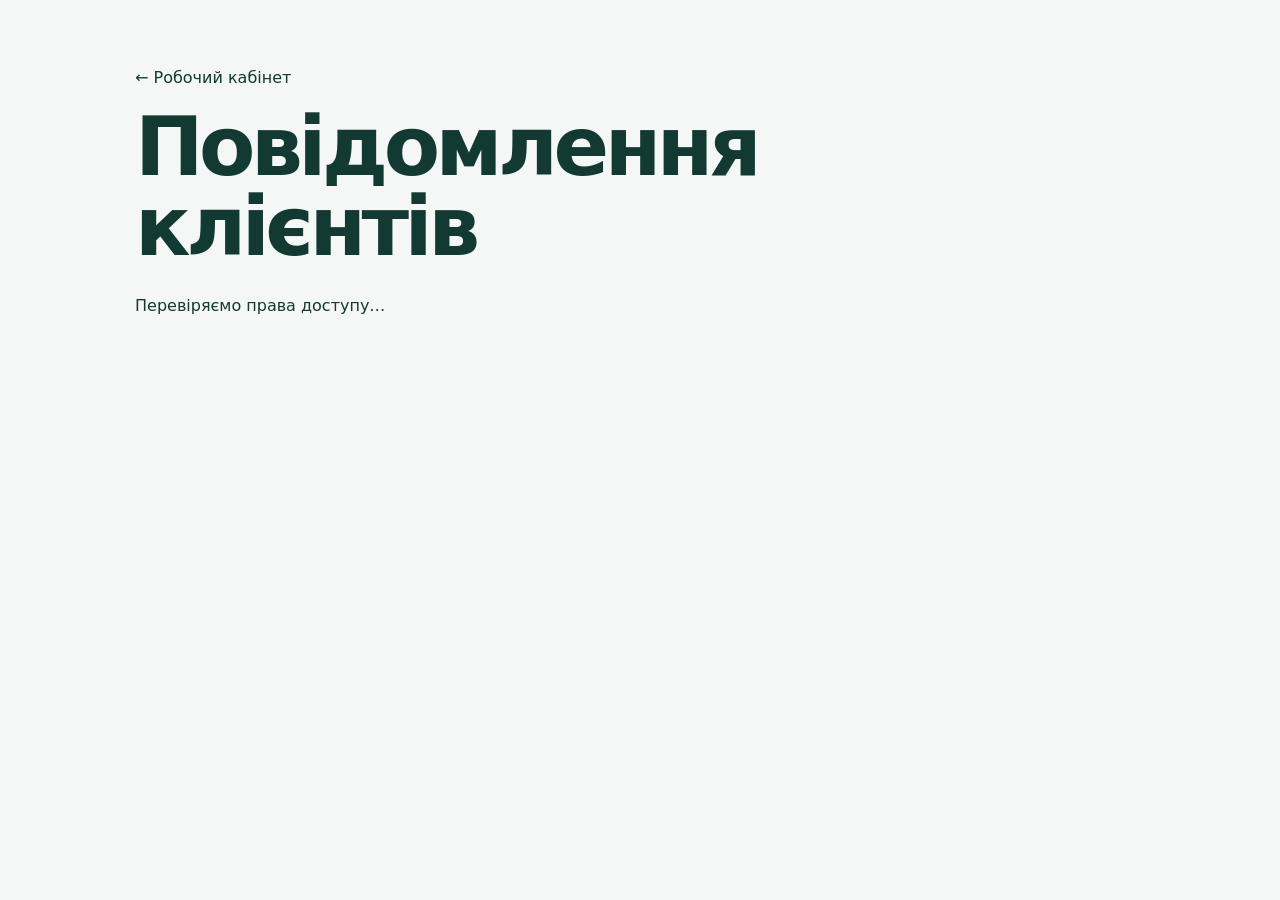
<file: messages.html>
<!doctype html><html lang="uk"><head><meta charset="utf-8"><meta name="viewport" content="width=device-width,initial-scale=1"><title>IRBI — Повідомлення клієнтів</title><link rel="stylesheet" href="/styles.css"><style>body{background:#f4f7f5;color:#123a32}.wrap{max-width:1050px;margin:30px auto;padding:20px}.card{background:#fff;border-radius:16px;padding:22px;margin:15px 0;box-shadow:0 4px 18px #123a3211}label{display:block;margin:8px 0}select,textarea{width:100%;padding:12px;border:1px solid #bacdc1;border-radius:9px}textarea{min-height:110px}.hide{display:none!important}.chat{padding:12px;background:#edf6ef;margin:8px 0;border-radius:10px;white-space:pre-wrap}</style></head><body><main class="wrap"><p><a href="/portal.html">← Робочий кабінет</a></p><h1>Повідомлення клієнтів</h1><p id="status" role="status">Перевіряємо права доступу…</p><section id="content" class="card hide"><h2>Заявки</h2><label>Оберіть заявку<select id="booking"></select></label><p id="orderDetails"></p><div id="messages"></div><form id="replyForm"><label>Відповідь клієнту<textarea id="reply" maxlength="2000" required placeholder="Введіть відповідь клієнту"></textarea></label><button class="btn btn-primary" type="submit">Відправити відповідь</button></form><button id="reload" class="btn btn-secondary" type="button">Оновити повідомлення</button></section></main><script type="module" src="/messages.js?v=20261119-1"></script></body></html>
</file>
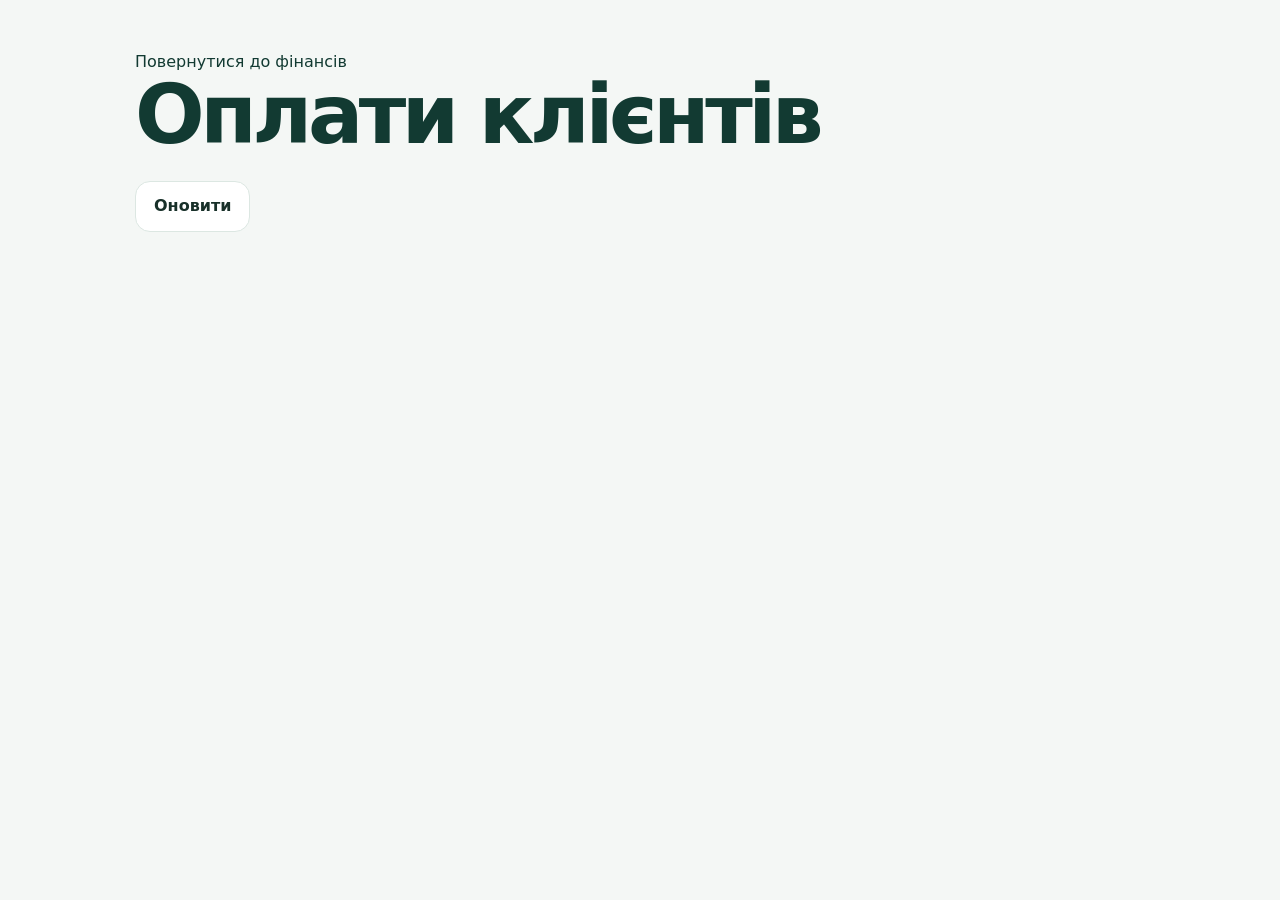
<file: payments.html>
<!doctype html><html lang="uk"><head><meta charset="utf-8"><meta name="viewport" content="width=device-width,initial-scale=1"><title>IRBI — Оплати клієнтів</title><link rel="stylesheet" href="/styles.css"><style>body{background:#f4f7f5;color:#123a32}main{max-width:1050px;margin:30px auto;padding:20px}.card{background:white;padding:22px;border-radius:16px;margin:16px 0}label{display:block;margin:14px 0}input,select{display:block;padding:12px;width:100%;max-width:600px}table{border-collapse:collapse;width:100%;min-width:700px}td,th{text-align:left;padding:12px;border-bottom:1px solid #dce7e1}</style></head><body><main><a href="/finance.html">Повернутися до фінансів</a><h1>Оплати клієнтів</h1><p id="status" role="status"></p><button id="refresh" type="button" class="btn btn-secondary">Оновити</button><div id="content" hidden><section class="card"><h2>Зафіксувати отриману оплату</h2><p>Вносіть лише фактично отримані кошти за завершене замовлення. Запис не переказує гроші. Повернення та онлайн-оплати звіряються окремо.</p><form id="paymentForm"><label>Завершене замовлення<select id="booking" required></select></label><p id="balance"></p><label>Отримана сума, ₴<input id="amount" type="number" min="0.01" max="1000000" step="0.01" required></label><label>Спосіб<select id="method"><option value="cash">Готівка</option><option value="bank_transfer">Банківський переказ</option></select></label><label>Фактична дата й час отримання<input id="paidAt" type="datetime-local" required></label><label>Пояснення / номер підтвердження<input id="note" minlength="3" maxlength="300" required></label><label><input id="confirmed" type="checkbox" style="display:inline;width:auto" required> Кошти фактично отримані й перевірені</label><button id="save" class="btn btn-primary" type="submit">Записати оплату</button></form></section><section class="card"><h2>Останні 100 платежів</h2><div style="overflow:auto"><table><thead><tr><th>Замовлення</th><th>Сума</th><th>Статус</th><th>Спосіб</th><th>Дата отримання</th><th>Пояснення</th></tr></thead><tbody id="rows"></tbody></table></div></section></div></main><script type="module" src="/payments.js?v=20261119-1"></script></body></html>
</file>
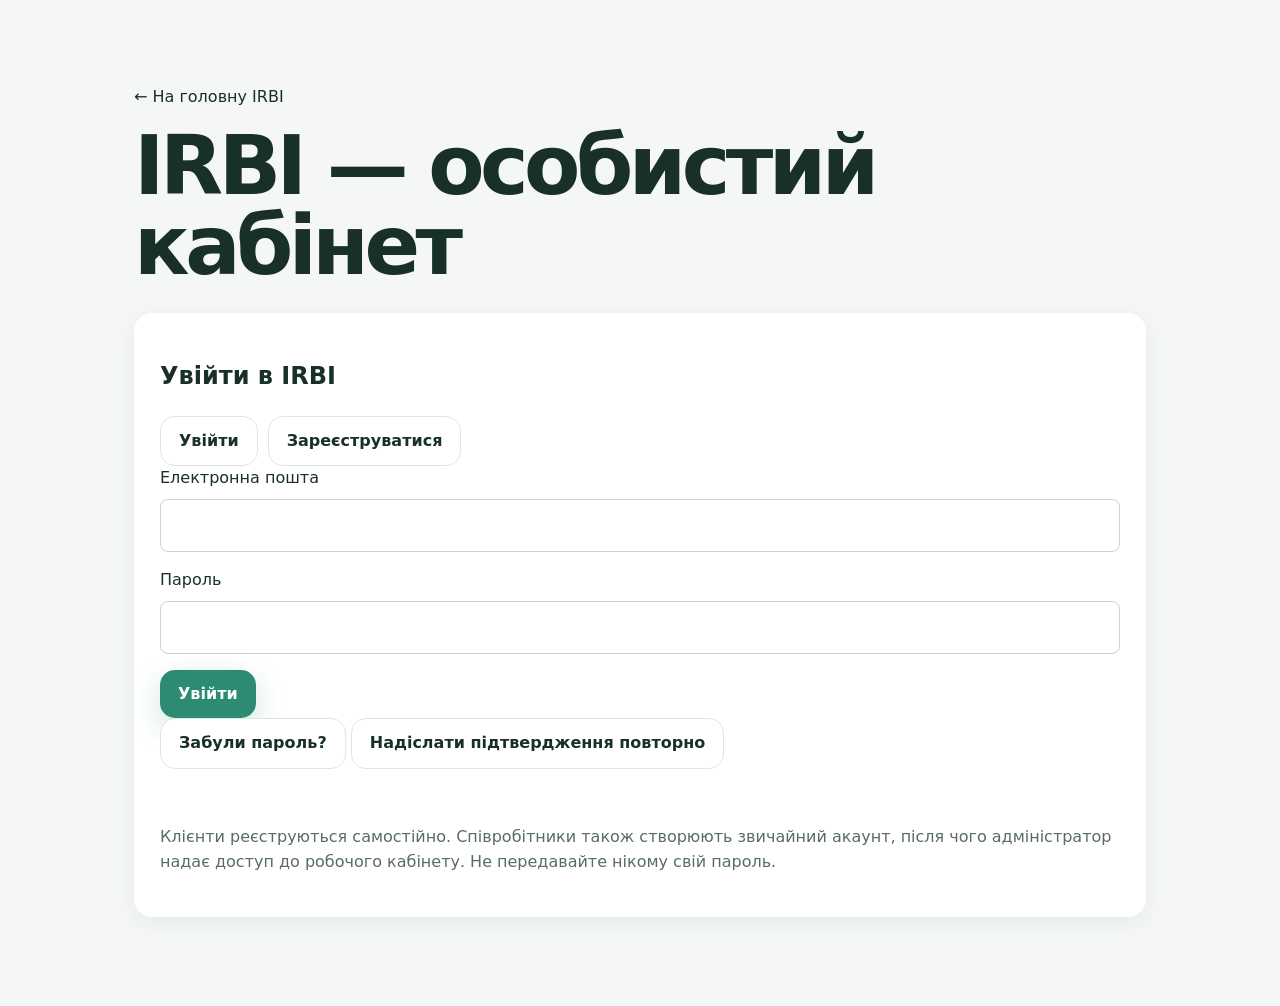
<file: portal.html>
<!doctype html><html lang="uk"><head><meta charset="utf-8"><meta name="viewport" content="width=device-width, initial-scale=1"><title>IRBI — Вхід і кабінет</title><link rel="stylesheet" href="styles.css"><style>body{min-height:100vh;background:#f4f7f5} .portal-wrap{max-width:1060px;margin:45px auto;padding:24px}.portal-card{background:white;border-radius:18px;padding:26px;box-shadow:0 5px 22px #123a3210;margin-bottom:20px}.portal-grid{display:grid;grid-template-columns:repeat(auto-fit,minmax(230px,1fr));gap:15px}.portal-card input{width:100%;padding:13px;margin:8px 0 16px;border:1px solid #c9d4cf;border-radius:8px}.portal-card button{cursor:pointer}.portal-card label{display:block} .hidden{display:none!important}.portal-table{width:100%;border-collapse:collapse}.portal-table th,.portal-table td{border-bottom:1px solid #eee;padding:9px;text-align:left;font-size:14px}.muted{color:#586c65}.notice{padding:12px;border-radius:8px;background:#ebf5f0;margin:12px 0} #authMessage{min-height:24px} .portal-actions{display:flex;gap:10px;flex-wrap:wrap}</style></head><body><div class="portal-wrap"><p><a href="/">← На головну IRBI</a></p><h1>IRBI — особистий кабінет</h1><section id="authPanel" class="portal-card">
<h2 id="authTitle">Увійти в IRBI</h2>
<div class="portal-actions"><button id="showLogin" type="button" class="btn btn-secondary">Увійти</button><button id="showRegister" type="button" class="btn btn-secondary">Зареєструватися</button></div>
<form id="authForm"><label>Електронна пошта<input id="email" type="email" autocomplete="email" required></label>
<label id="nameLabel" class="hidden">Ваше ім’я<input id="fullName" type="text" maxlength="120"></label>
<label id="phoneLabel" class="hidden">Телефон (необов’язково)<input id="phone" type="tel" autocomplete="tel" maxlength="24" placeholder="+380..."></label>
<label>Пароль<input id="password" type="password" minlength="8" autocomplete="current-password" required></label>
<button id="submitAuth" class="btn btn-primary" type="submit">Увійти</button></form>
<button id="forgotPassword" type="button" class="btn btn-secondary">Забули пароль?</button>
<button id="resendConfirmation" type="button" class="btn btn-secondary">Надіслати підтвердження повторно</button>
<p id="authMessage" role="status" aria-live="polite"></p>
<p class="muted">Клієнти реєструються самостійно. Співробітники також створюють звичайний акаунт, після чого адміністратор надає доступ до робочого кабінету. Не передавайте нікому свій пароль.</p>
</section>
<section id="resetPanel" class="portal-card hidden"><h2>Новий пароль</h2><form id="resetForm"><label>Новий пароль (від 8 символів)<input id="resetPassword" type="password" minlength="8" autocomplete="new-password" required></label><label>Повторіть пароль<input id="resetConfirm" type="password" minlength="8" autocomplete="new-password" required></label><button id="saveResetPassword" class="btn btn-primary" type="submit">Зберегти новий пароль</button></form><p id="resetMessage" role="status" aria-live="polite"></p></section><section id="dashboard" class="hidden"><div id="staffNav" class="portal-card hidden"><div class="portal-actions"><a class="btn btn-secondary" href="/inventory.html">Матеріали та склад</a><a id="earningsLink" class="btn btn-secondary hidden" href="/earnings.html">Мої нарахування</a><a id="attentionLink" class="btn btn-primary hidden" href="/attention.html">Потребує уваги</a><a id="leadsLink" class="btn btn-secondary hidden" href="/leads.html">Попередні звернення</a><a id="messagesLink" class="btn btn-secondary hidden" href="/messages.html">Повідомлення клієнтів</a><a id="staffManagementLink" class="btn btn-secondary hidden" href="/staff.html">Персонал і виплати</a><a id="financeManagementLink" class="btn btn-secondary hidden" href="/finance.html">Фінанси</a></div></div><div class="portal-card"><div class="portal-actions"><h2 id="dashboardTitle">Мій кабінет</h2><button id="logout" class="btn btn-secondary" type="button">Вийти</button></div><p id="accountInfo"></p><div class="notice" id="roleNotice"></div></div><section id="customerProfilePanel" class="portal-card hidden">
<h3>Мої контактні дані</h3><form id="customerProfileForm"><div class="portal-grid"><label>Ім’я<input id="customerProfileName" required minlength="2" maxlength="120" autocomplete="name"></label><label>Телефон<input id="customerProfilePhone" type="tel" autocomplete="tel" maxlength="24"></label></div><button class="btn btn-primary" type="submit">Зберегти контакти</button><p id="customerProfileMessage" role="status" aria-live="polite"></p></form></section>
<section id="customerHistoryPanel" class="portal-card hidden"><h3>Історія звернень</h3><p class="muted">Натисніть на заявку, щоб переглянути адресу, деталі та доступні дії.</p><p id="customerHistoryMessage" role="status" aria-live="polite"></p><div id="customerHistory"></div></section><section id="customerInbox" class="portal-card hidden"><h3>Сповіщення IRBI <span id="unreadCount"></span></h3><p class="muted">Статуси заявок і нові повідомлення команди IRBI.</p><p id="notificationStatus" role="status"></p><div id="notificationRows"></div><button id="refreshNotifications" type="button" class="btn btn-secondary">Оновити сповіщення</button></section><div id="customerRequestNav" class="portal-card hidden"><h3>Нове прибирання</h3><p>Надішліть запит із бажаними датою, адресою та переліком робіт. Підтвердження буде окремо.</p><a class="btn btn-primary" href="/booking.html">Створити запит</a></div><div class="portal-card"><h3 id="ordersTitle">Замовлення</h3><p id="ordersStatus" role="status"></p><div style="overflow-x:auto"><table class="portal-table"><thead><tr><th>Номер</th><th>Дата</th><th>Статус</th><th>Сума</th></tr></thead><tbody id="ordersBody"></tbody></table></div></div></section></div><script type="module" src="/portal.js?v=20261125-4"></script><script type="module" src="/customer.js?v=20261119-1"></script><script type="module" src="/notifications.js?v=20261119-1"></script></body></html>
</file>
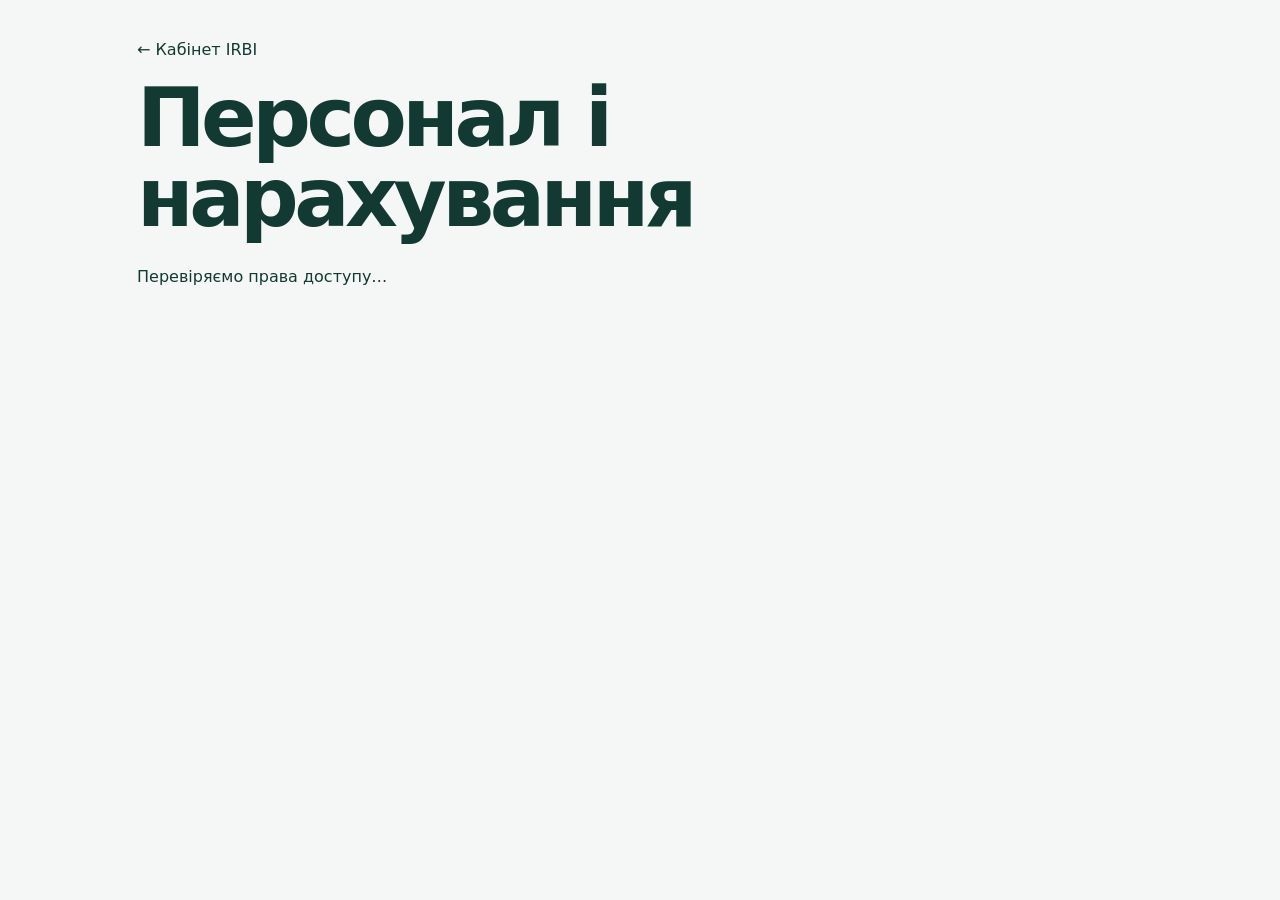
<file: staff.html>
<!doctype html><html lang="uk"><head><meta charset="utf-8"><meta name="viewport" content="width=device-width,initial-scale=1"><title>IRBI — Персонал і виплати</title><link rel="stylesheet" href="/styles.css"><style>
body{background:#f4f7f5;color:#123a32}.wrap{max-width:1050px;margin:auto;padding:22px}.card{background:white;border-radius:16px;padding:22px;margin:16px 0;box-shadow:0 4px 14px #173d2911}.grid{display:grid;grid-template-columns:repeat(auto-fit,minmax(210px,1fr));gap:15px}label{display:block;font-weight:600}input,select{display:block;width:100%;padding:11px;margin-top:7px;border:1px solid #b9c9c0;border-radius:8px}.hide{display:none!important}table{width:100%;min-width:640px;border-collapse:collapse}td,th{text-align:left;padding:11px;border-bottom:1px solid #e3ece7}button{margin:10px 5px 0 0}p{line-height:1.5}.muted{color:#64776b}</style></head>
<body><main class="wrap"><p><a href="/portal.html">← Кабінет IRBI</a></p><h1>Персонал і нарахування</h1><p id="message" role="status" aria-live="polite">Перевіряємо права доступу…</p>
<div id="content" class="hide"><section class="card"><h2>Ролі працівників</h2><p class="muted">Самостійна реєстрація дає лише роль клієнта. Права клінеру або координатору надає адміністратор. Призначення нового адміністратора виконується окремо власником системи.</p>
<div style="overflow:auto"><table><thead><tr><th>Користувач</th><th>Поточна роль</th><th>Нова роль</th><th>Дія</th></tr></thead><tbody id="people"></tbody></table></div></section>
<section class="card"><h2>Нарахування за виконані роботи</h2><form id="payrollForm">
<div class="grid"><label>Замовлення<select id="booking" required></select></label>
<label>Тип виплати<select id="type"><option value="cleaning">За прибирання</option><option value="travel">Проїзд</option><option value="mentoring">Наставництво</option><option value="coordination">Координація</option><option value="adjustment">Коригування</option></select></label>
<label>Сума, ₴<input id="amount" type="number" min="0" step="0.01" required></label>
<label>Коментар<input id="note" maxlength="300"></label></div>
<div><button type="button" class="btn btn-secondary" data-action="draft">Чернетка</button><button type="button" class="btn btn-primary" data-action="approve">Затвердити</button><button type="button" class="btn btn-secondary" data-action="paid">Позначити виплаченим</button></div></form>
<p class="muted">Виплата позначається лише після фактичного переказу коштів. Сума повинна бути попередньо затверджена.</p>
</section><section class="card"><h2>Реєстр нарахувань</h2><div style="overflow:auto"><table><thead><tr><th>Замовлення</th><th>Клінер</th><th>Тип</th><th>Сума</th><th>Статус</th></tr></thead><tbody id="earnings"></tbody></table></div></section></div>
<script type="module" src="/staff.js?v=20261119-1"></script></main></body></html>
</file>
<file: styles.css>
:root{
  --bg:#fbfcfb;
  --surface:#ffffff;
  --soft:#eef5f2;
  --text:#183029;
  --muted:#667a73;
  --line:#dce7e2;
  --accent:#2d8a73;
  --accent-dark:#1f6656;
  --dark:#123a32;
  --dark-2:#0c2d27;
  --white:#ffffff;
  --shadow:0 24px 70px rgba(20,54,45,.10);
  --radius:28px;
}
*{box-sizing:border-box}
html{scroll-behavior:smooth}
body{margin:0;font-family:"Manrope",system-ui,sans-serif;color:var(--text);background:var(--bg);line-height:1.55}
a{text-decoration:none;color:inherit}
button,input,select{font:inherit}
button{cursor:pointer}
img{max-width:100%;display:block}
.container{width:min(1180px,calc(100% - 40px));margin:0 auto}
.header{position:sticky;top:0;z-index:30;background:rgba(251,252,251,.92);backdrop-filter:blur(16px);border-bottom:1px solid rgba(220,231,226,.9)}
.nav{height:76px;display:flex;align-items:center;justify-content:space-between;gap:24px}
.brand{display:flex;align-items:center;gap:10px;font-weight:800;font-size:22px;letter-spacing:.06em}
.brand-mark{width:36px;height:36px;border-radius:11px;display:grid;place-items:center;background:var(--dark);color:#fff}
.desktop-nav{display:flex;gap:26px;color:#526861;font-size:14px;font-weight:700}
.desktop-nav a:hover{color:var(--accent)}
.btn{border:0;border-radius:15px;padding:12px 18px;font-weight:800;display:inline-flex;align-items:center;justify-content:center;transition:.2s ease}
.btn:hover{transform:translateY(-1px)}
.btn-primary{background:var(--accent);color:#fff;box-shadow:0 10px 28px rgba(45,138,115,.22)}
.btn-primary:hover{background:var(--accent-dark)}
.btn-secondary{background:#fff;color:var(--text);border:1px solid var(--line)}
.btn-lg{padding:15px 22px}
.full{width:100%}

.hero{padding:88px 0 74px;background:
  radial-gradient(circle at 78% 18%,rgba(86,170,145,.18),transparent 30%),
  linear-gradient(145deg,#f1f8f5 0%,#fbfcfb 68%)}
.hero-grid{display:grid;grid-template-columns:1.08fr .92fr;gap:72px;align-items:center}
.eyebrow,.section-head>span{display:inline-block;font-size:12px;font-weight:800;letter-spacing:.13em;text-transform:uppercase;color:var(--accent);margin-bottom:13px}
h1{font-size:clamp(50px,7vw,82px);line-height:.98;letter-spacing:-.055em;margin:0 0 26px;max-width:760px}
h1 span{color:var(--accent)}
.hero-text{font-size:19px;color:var(--muted);max-width:710px;margin:0 0 30px}
.hero-actions{display:flex;gap:12px;flex-wrap:wrap}
.trust-row{display:grid;grid-template-columns:repeat(3,1fr);gap:16px;margin-top:42px}
.trust-row div{padding-top:14px;border-top:1px solid var(--line)}
.trust-row strong,.trust-row span{display:block}
.trust-row strong{font-size:15px}
.trust-row span{font-size:12px;color:var(--muted);margin-top:3px}

.hero-card{background:rgba(255,255,255,.96);border:1px solid var(--line);border-radius:32px;padding:28px;box-shadow:var(--shadow)}
.hero-card-top{display:flex;justify-content:space-between;gap:16px;align-items:center;font-weight:800}
.status{font-size:11px;padding:7px 10px;border-radius:999px;background:#e6f6f0;color:#21705c}
.order-preview{margin:24px 0}
.preview-row{display:flex;justify-content:space-between;gap:20px;padding:12px 0;border-bottom:1px solid #edf2ef}
.preview-row span{color:var(--muted)}
.preview-divider{height:12px}
.status-flow{display:grid;grid-template-columns:repeat(5,1fr);gap:6px}
.status-flow span{font-size:10px;text-align:center;padding:8px 5px;border-radius:9px;background:var(--soft);color:#365d52;font-weight:800}
.hero-note{font-size:12px;color:var(--muted);padding-top:18px;border-top:1px solid var(--line)}

.section{padding:92px 0}
.soft{background:var(--soft)}
.section-head{text-align:center;margin-bottom:38px}
.section-head.left{text-align:left}
.section-head h2{font-size:clamp(32px,4.3vw,50px);letter-spacing:-.045em;line-height:1.07;margin:0}
.section-head p{color:var(--muted);max-width:760px;margin:14px auto 0}
.section-head.left p{margin-left:0}

.services-grid{display:grid;grid-template-columns:repeat(4,1fr);gap:16px}
.service-card{background:#fff;border:1px solid var(--line);border-radius:24px;padding:26px;display:flex;flex-direction:column;min-height:290px}
.service-card.featured{background:var(--dark);color:#fff;border-color:var(--dark)}
.service-kicker{font-size:11px;font-weight:800;letter-spacing:.12em;text-transform:uppercase;color:var(--accent)}
.featured .service-kicker{color:#91d6c3}
.service-card h3{font-size:22px;line-height:1.15;margin:48px 0 10px}
.service-card p{color:var(--muted);margin:0}
.featured p{color:#bfd0ca}
.price-tag{margin-top:auto;padding-top:24px;font-weight:800;font-size:18px}

.price-table-wrap{overflow:auto;border:1px solid var(--line);border-radius:24px;background:#fff}
.price-table{width:100%;border-collapse:collapse;min-width:780px}
.price-table th,.price-table td{padding:18px 20px;text-align:left;border-bottom:1px solid var(--line)}
.price-table th{font-size:12px;text-transform:uppercase;letter-spacing:.08em;color:var(--muted);background:#f8fbf9}
.price-table tbody tr:last-child td{border-bottom:0}
.price-table td:first-child{font-weight:800}
.addons-note{margin-top:16px;padding:18px 20px;border:1px solid var(--line);border-radius:18px;background:#fff;color:var(--muted)}
.addons-note strong{color:var(--text)}

.calculator-layout{display:grid;grid-template-columns:1fr 380px;gap:48px;align-items:start}
.calculator-form{display:grid;gap:22px}
.form-grid{display:grid;grid-template-columns:1fr 1fr;gap:14px}
.field{display:grid;gap:8px}
.field>span{font-size:13px;font-weight:800}
input,select{width:100%;padding:14px 15px;border:1px solid var(--line);border-radius:14px;background:#fff;color:var(--text);outline:none}
input:focus,select:focus{border-color:#7ab9a6;box-shadow:0 0 0 4px rgba(45,138,115,.09)}
.addons{display:grid;grid-template-columns:1fr 1fr;gap:10px}
.check{display:grid;grid-template-columns:auto 1fr auto;align-items:center;gap:10px;padding:14px;border:1px solid var(--line);border-radius:14px;background:#fff}
.check input{width:18px;height:18px;accent-color:var(--accent)}
.check b{font-size:12px;text-align:right}
.field-help{font-size:12px;color:var(--muted);margin:4px 0 0}
.summary-card{position:sticky;top:102px;background:var(--dark);color:#fff;border-radius:28px;padding:26px;box-shadow:var(--shadow)}
.summary-label{display:block;font-size:12px;text-transform:uppercase;letter-spacing:.1em;color:#9bc9bc}
.summary-price{display:block;font-size:42px;letter-spacing:-.04em;margin:8px 0 22px}
.summary-lines{display:grid;gap:0}
.summary-lines>div{display:flex;justify-content:space-between;gap:16px;padding:13px 0;border-top:1px solid rgba(255,255,255,.1)}
.summary-lines span{color:#b8c9c3;font-size:13px}
.summary-lines b{text-align:right;font-size:13px}
.summary-warning{font-size:12px;color:#b8c9c3;margin:20px 0}

.dark{background:var(--dark);color:#fff}
.light-head h2{color:#fff}
.light-head>span{color:#9bd4c4}
.steps{display:grid;grid-template-columns:repeat(4,1fr);gap:14px}
.steps article{border:1px solid rgba(255,255,255,.12);border-radius:22px;padding:24px;min-height:230px}
.steps b{color:#8fd1bf;font-size:12px}
.steps h3{margin:55px 0 10px;font-size:19px}
.steps p{margin:0;color:#b8c9c3;font-size:14px}

.quality-grid{display:grid;grid-template-columns:1fr 1fr;gap:64px;align-items:center}
.quality-copy{font-size:18px;color:var(--muted);max-width:650px}
.quality-list{border-top:1px solid var(--line)}
.quality-list>div{display:grid;grid-template-columns:55px 1fr;gap:14px;padding:18px 0;border-bottom:1px solid var(--line)}
.quality-list strong{color:var(--accent)}
.quality-list span{font-weight:700}

.faq-wrap{max-width:900px}
.faq{display:grid;gap:10px}
details{border:1px solid var(--line);border-radius:17px;padding:18px 20px;background:#fff}
summary{font-weight:800;cursor:pointer}
details p{color:var(--muted);margin-bottom:2px}

.cta{padding:0 0 92px}
.cta-card{background:linear-gradient(135deg,#eaf5f0,#f9fcfa);border:1px solid var(--line);border-radius:30px;padding:36px;display:grid;grid-template-columns:1fr auto;gap:30px;align-items:center}
.cta-card h2{font-size:clamp(28px,4vw,44px);letter-spacing:-.04em;margin:0 0 12px}
.cta-card p{margin:0;color:var(--muted);max-width:720px}

footer{background:var(--dark-2);color:#fff;padding:54px 0}
.footer{display:grid;grid-template-columns:2fr 1fr 1fr;gap:40px}
.footer>div{display:flex;flex-direction:column;gap:10px}
.footer p,.footer a,.footer span{font-size:13px;color:#aabdb6}
.footer-brand{margin-bottom:5px}
.footer .brand-mark{background:#fff;color:var(--dark)}

.modal{position:fixed;inset:0;z-index:60;background:rgba(8,26,22,.62);display:none;align-items:center;justify-content:center;padding:20px}
.modal.show{display:flex}
.modal-card{position:relative;width:min(500px,100%);max-height:100%;overflow:auto;background:#fff;border-radius:26px;padding:28px;box-shadow:0 30px 90px rgba(0,0,0,.24)}
.modal-card h3{font-size:28px;letter-spacing:-.03em;margin:2px 0 8px}
.modal-card p{color:var(--muted)}
.modal-close{position:absolute;right:16px;top:12px;border:0;background:transparent;font-size:30px;color:#6c7c76}
.interest-form{display:grid;gap:14px;margin-top:20px}
.success-box{margin-top:16px;padding:14px;border-radius:14px;background:#e8f6f0;color:#245f50;font-weight:700}

@media(max-width:1000px){
  .desktop-nav{display:none}
  .hero-grid,.calculator-layout,.quality-grid{grid-template-columns:1fr}
  .services-grid,.steps{grid-template-columns:1fr 1fr}
  .summary-card{position:static}
  .hero{padding-top:58px}
}
@media(max-width:680px){
  .container{width:min(100% - 24px,1180px)}
  .nav{height:68px}
  .nav>.btn{padding:10px 13px;font-size:12px}
  .hero{padding:44px 0 54px}
  h1{font-size:48px}
  .hero-text{font-size:17px}
  .trust-row{grid-template-columns:1fr}
  .status-flow{grid-template-columns:1fr}
  .services-grid,.steps,.form-grid,.addons{grid-template-columns:1fr}
  .section{padding:68px 0}
  .cta-card{grid-template-columns:1fr;padding:26px}
  .footer{grid-template-columns:1fr}
  .service-card{min-height:240px}
  .service-card h3,.steps h3{margin-top:34px}
}
</file>
